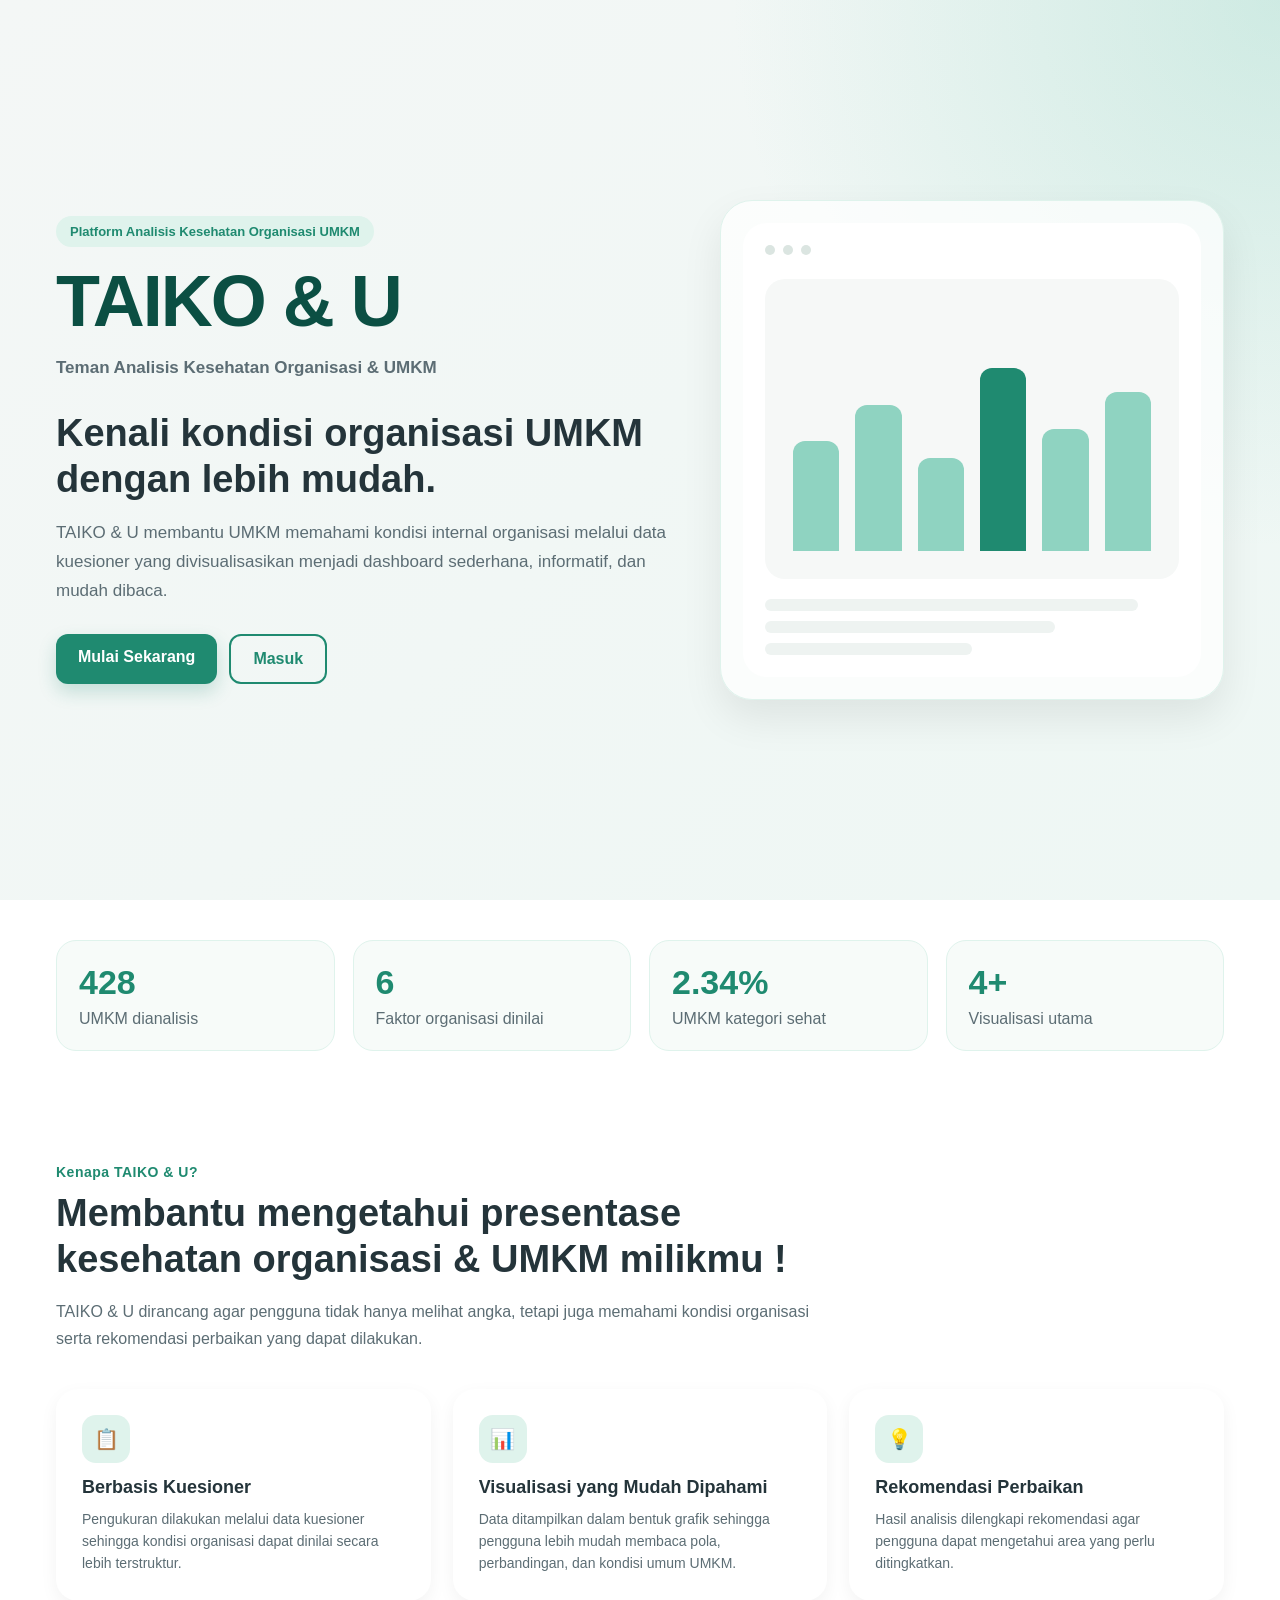
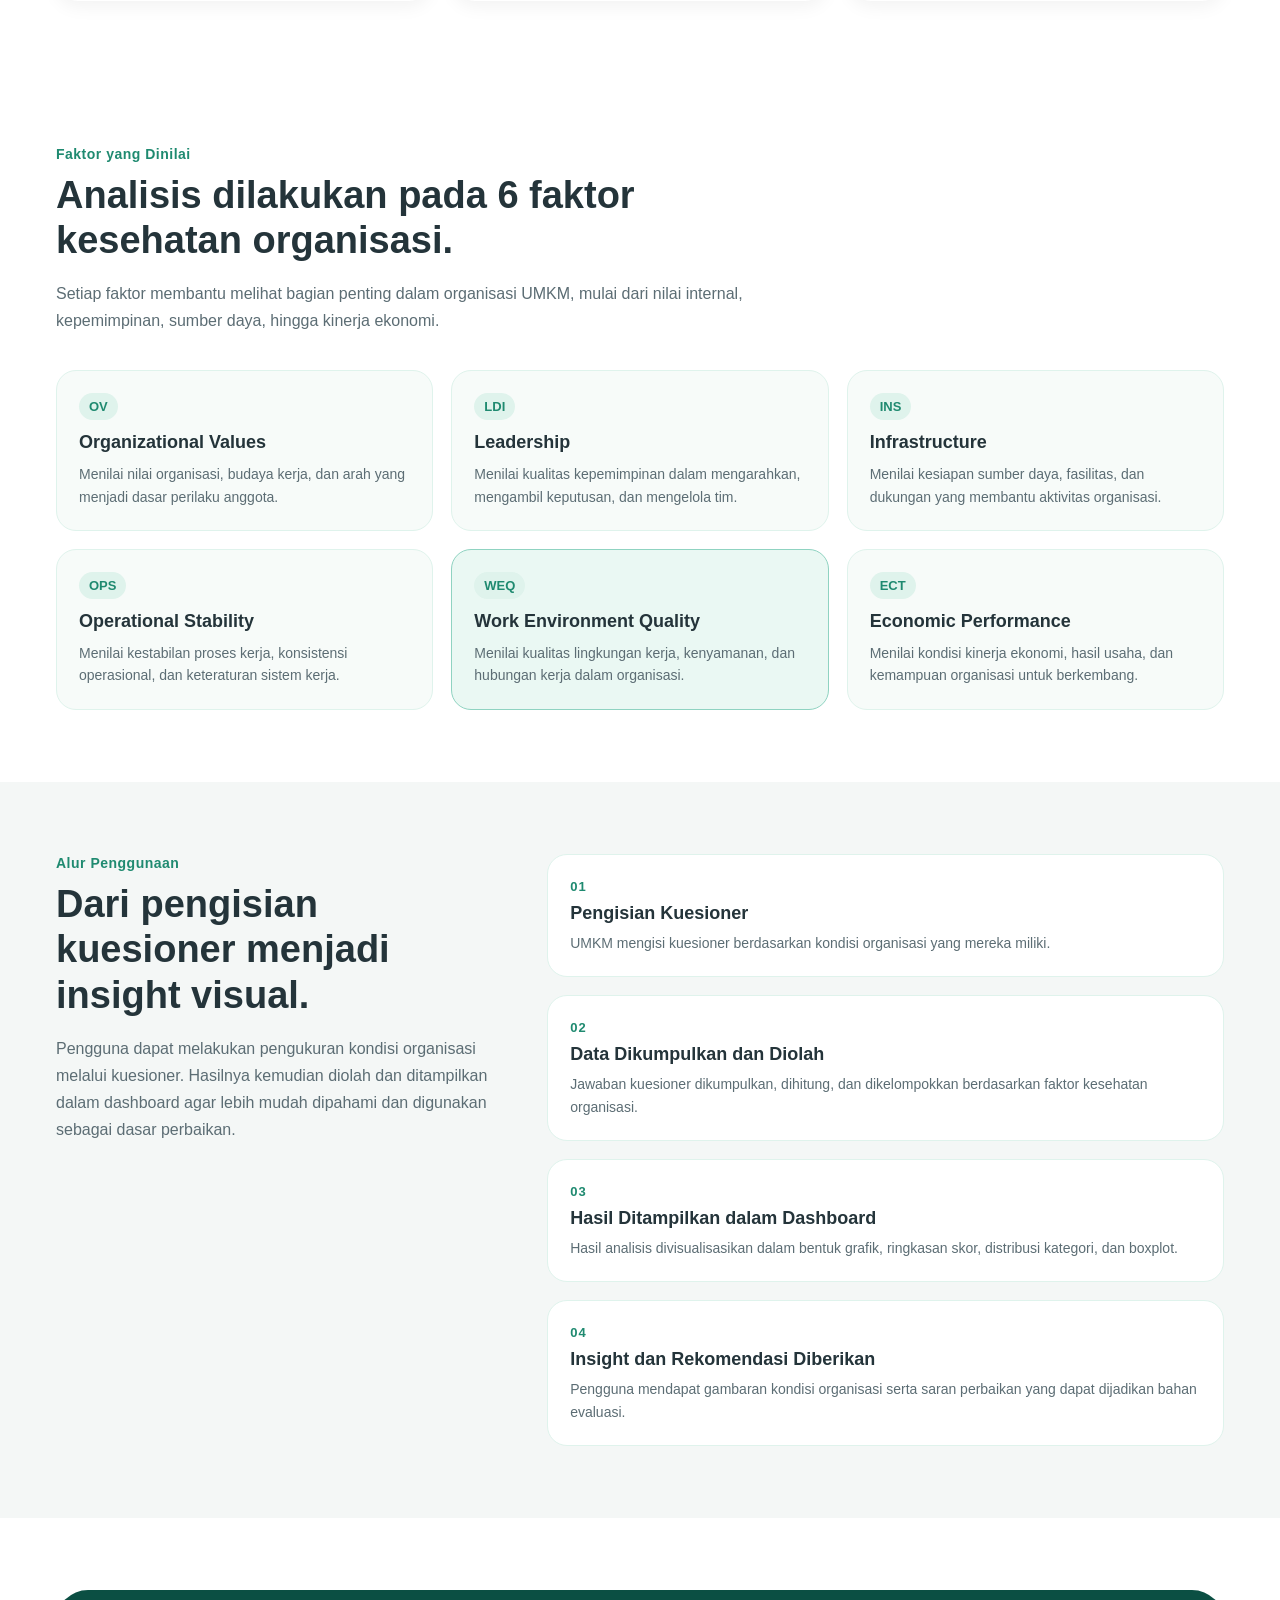
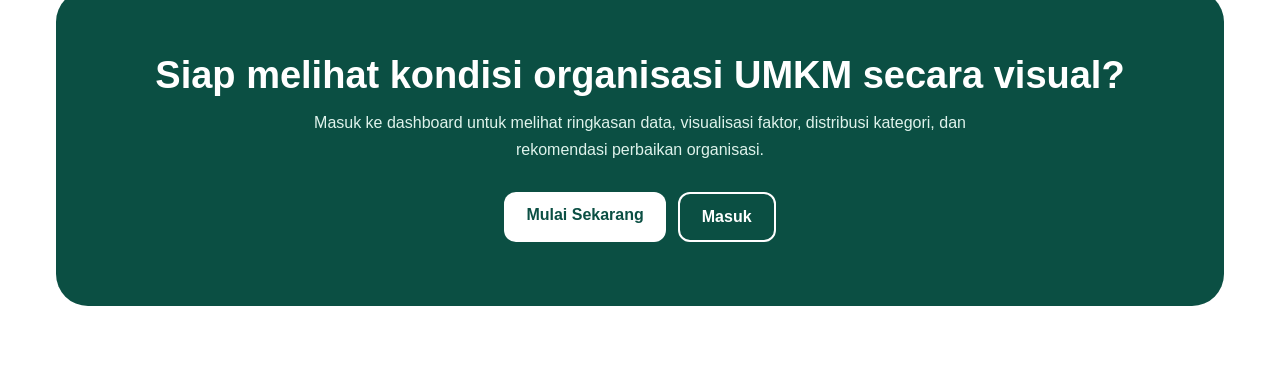
<file: index.html>
<!DOCTYPE html>
<html>
<head>
  <meta charset="UTF-8">
  <title>TAIKO & U</title>
</head>
<body>
  <script>
    window.location.href = "./landing_page/landing.html";
  </script>
</body>
</html>
</file>
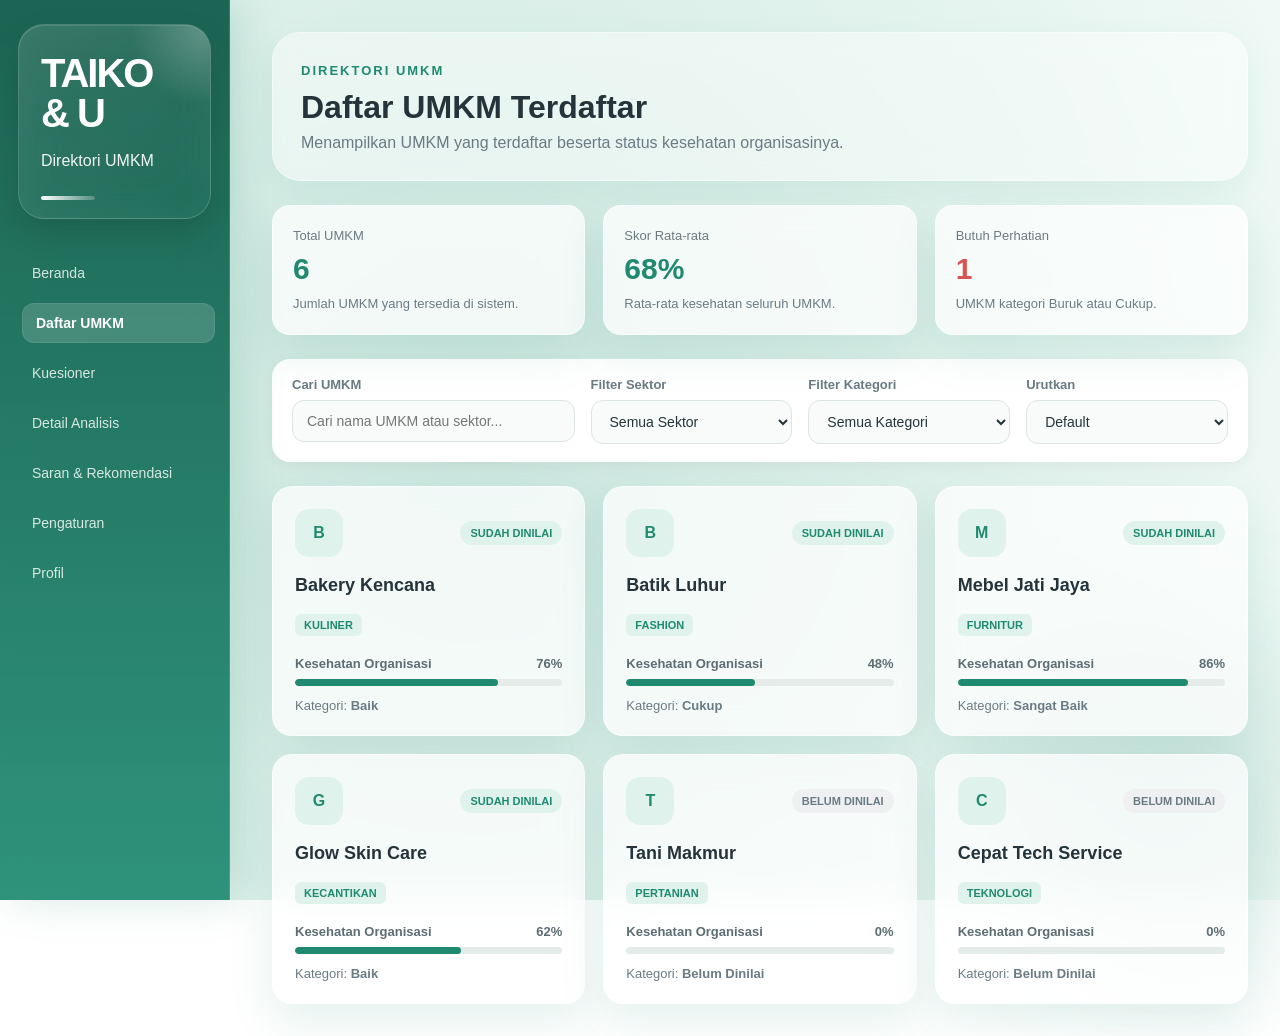
<file: daftar_umkm/daftar_umkm.html>
<!DOCTYPE html>
<html lang="en">
<head>
  <meta charset="UTF-8" />
  <meta name="viewport" content="width=device-width, initial-scale=1.0" />
  <title>Daftar UMKM - TAIKO & U</title>
  <link rel="stylesheet" href="/theme/global.css"/>
  <link rel="stylesheet" href="daftar_umkm.css" />
</head>

<body>
  <div class="page">
    <aside class="sidebar">
      <div class="brand">
        <h2>TAIKO & U</h2>
        <p>Direktori UMKM</p>
      </div>

      <nav class="menu">
        <a href="../beranda/index.html">Beranda</a>
        <a class="active" href="#">Daftar UMKM</a>
        <a href="../kuisioner/kuisioner.html">Kuesioner</a>
        <a href="../detail/detail_analisis.html" onclick="localStorage.removeItem('selectedUmkm'); localStorage.removeItem('previewAssessments');">Detail Analisis</a>
        <a href="../saran_rekomendasi/saran_rekomendasi.html">Saran & Rekomendasi</a>
        <a href="../pengaturan/pengaturan.html">Pengaturan</a>
        <a href="../profil/profil.html">Profil</a>
      </nav>
    </aside>

    <main class="main">
      <header class="topbar">
        <div>
          <span class="eyebrow">Direktori UMKM</span>
          <h1>Daftar UMKM Terdaftar</h1>
          <p>Menampilkan UMKM yang terdaftar beserta status kesehatan organisasinya.</p>
        </div>
      </header>

      <section class="summary-grid">
        <div class="summary-card">
          <span>Total UMKM</span>
          <h3 id="totalUmkm">0</h3>
          <p>Jumlah UMKM yang tersedia di sistem.</p>
        </div>

        <div class="summary-card">
          <span>Skor Rata-rata</span>
          <h3 id="averageScore">0%</h3>
          <p>Rata-rata kesehatan seluruh UMKM.</p>
        </div>

        <div class="summary-card danger">
          <span>Butuh Perhatian</span>
          <h3 id="needAttention">0</h3>
          <p>UMKM kategori Buruk atau Cukup.</p>
        </div>
      </section>

      <section class="filter-panel">
        <div class="filter-group">
          <label for="searchInput">Cari UMKM</label>
          <input id="searchInput" type="text" placeholder="Cari nama UMKM atau sektor..." />
        </div>

        <div class="filter-group">
          <label for="sectorFilter">Filter Sektor</label>
          <select id="sectorFilter">
            <option value="all">Semua Sektor</option>
          </select>
        </div>

        <div class="filter-group">
          <label for="categoryFilter">Filter Kategori</label>
          <select id="categoryFilter">
            <option value="all">Semua Kategori</option>
            <option value="Belum Dinilai">Belum Dinilai</option>
            <option value="Buruk">Buruk</option>
            <option value="Cukup">Cukup</option>
            <option value="Baik">Baik</option>
            <option value="Sangat Baik">Sangat Baik</option>
          </select>
        </div>

        <div class="filter-group">
          <label for="sortFilter">Urutkan</label>
          <select id="sortFilter">
            <option value="default">Default</option>
            <option value="highest">Skor Tertinggi</option>
            <option value="lowest">Skor Terendah</option>
            <option value="name">Nama A-Z</option>
          </select>
        </div>
      </section>

      <section id="umkmGrid" class="umkm-grid"></section>
    </main>
  </div>

  <script src="daftar_umkm.js"></script>
</body>
</html>
</file>
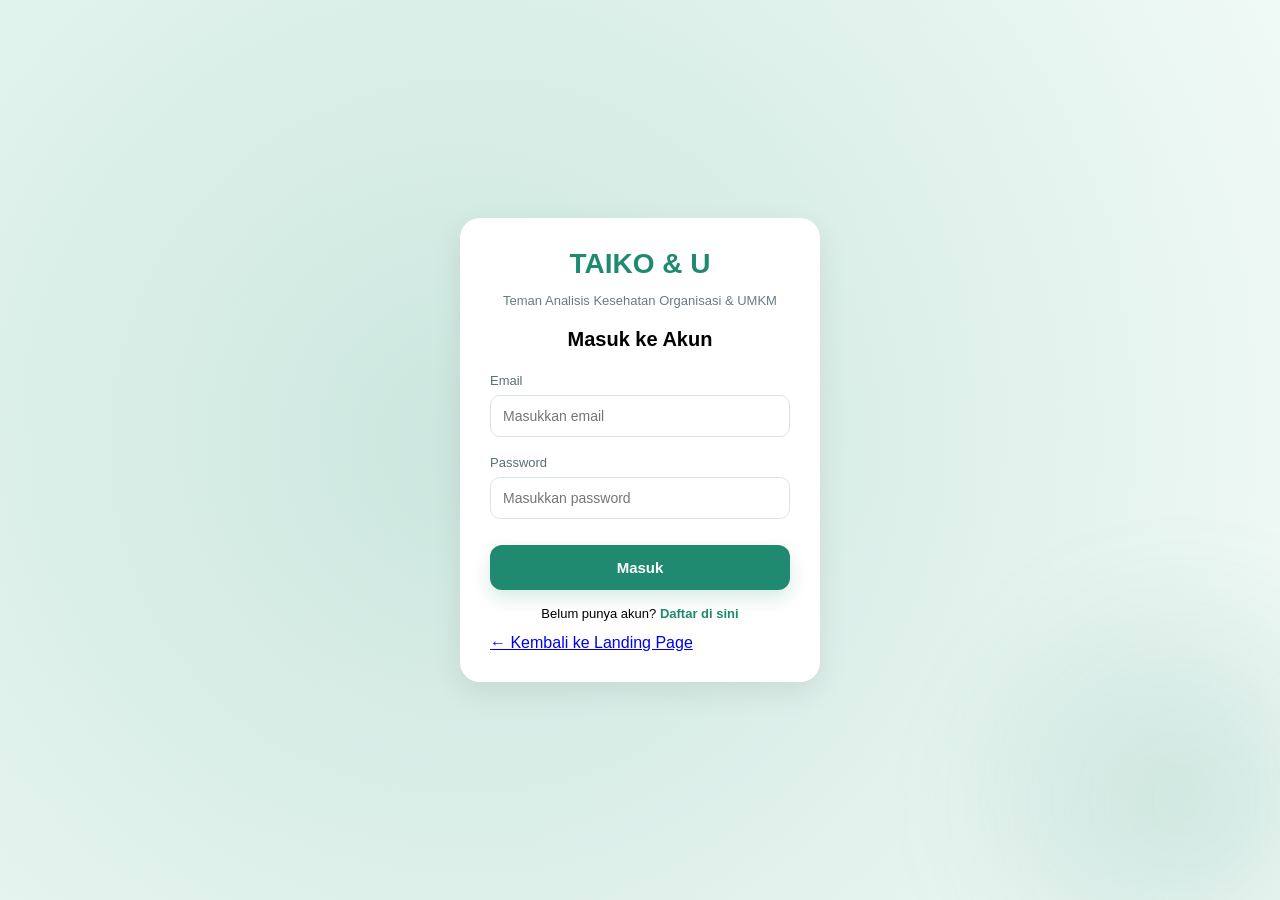
<file: kuisioner/kuisioner.html>
<!DOCTYPE html>
<html lang="en">
<head>
  <meta charset="UTF-8" />
  <meta name="viewport" content="width=device-width, initial-scale=1.0" />
  <title>Kuesioner - TAIKO & U</title>
  <link rel="stylesheet" href="/theme/global.css"/>
  <link rel="stylesheet" href="kuisioner.css" />
</head>


<body>
  <div class="assessment-page">

    <aside class="sidebar">
      <h2>TAIKO & U</h2>
      <p>Health Assessment<br>6 Tahap Evaluasi</p>

      <nav id="stepMenu"></nav>

      <a href="../beranda/index.html" class="back-dashboard">← Kembali ke Dashboard</a>
    </aside>

    <main class="content">
      <header class="topbar">
        <div>
          <span id="phaseLabel">ASSESSMENT</span>
          <h1 id="sectionTitle">Bagian 1</h1>
          <p id="sectionDesc"></p>
        </div>

        <div class="progress-text">
          <strong id="progressNumber">16%</strong>
          <span>Selesai</span>
        </div>
      </header>

      <div class="progress-bar">
        <div id="progressFill"></div>
      </div>

      <section id="questionContainer" class="question-list"></section>

      <div class="navigation">
        <button id="prevBtn" class="btn-secondary">← Kembali</button>
        <button id="nextBtn" class="btn-primary">Selanjutnya →</button>
      </div>
    </main>

  </div>

<script src="kuisioner.js"></script>
</body>
</html>
</file>
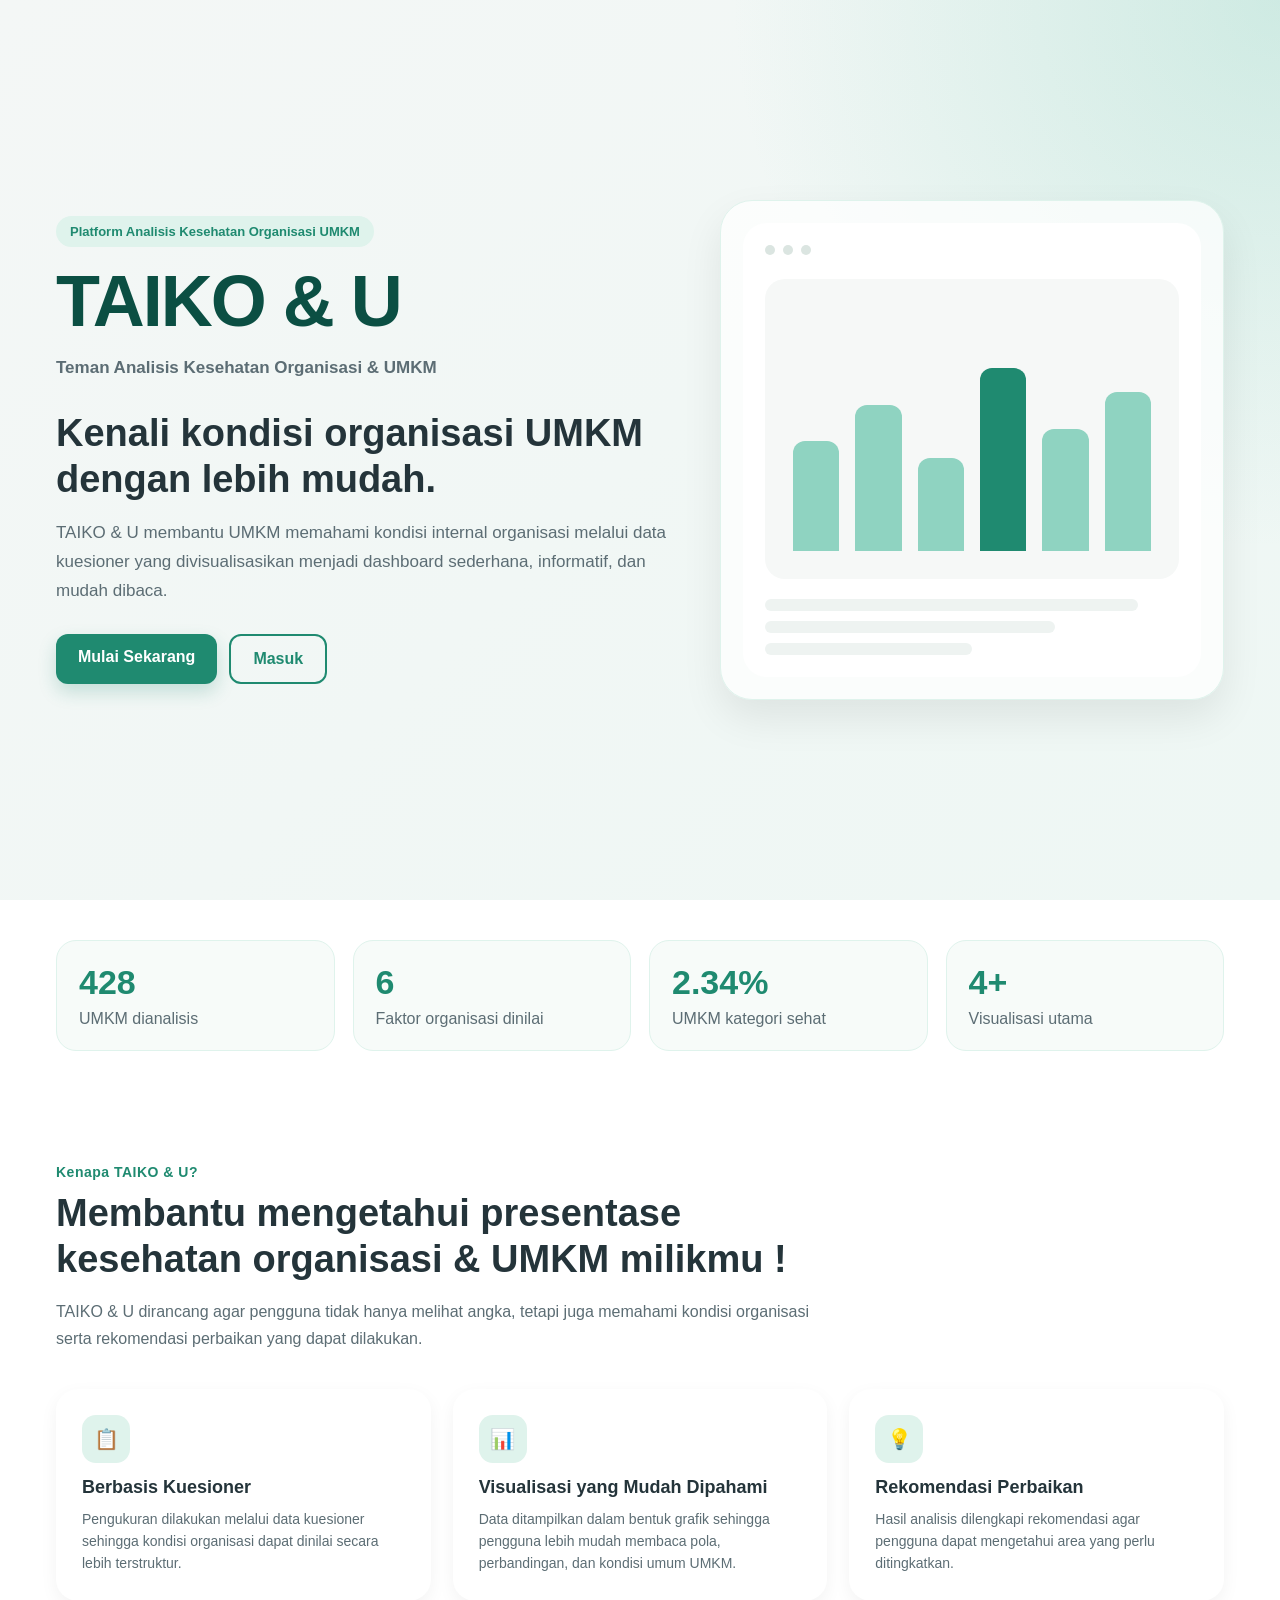
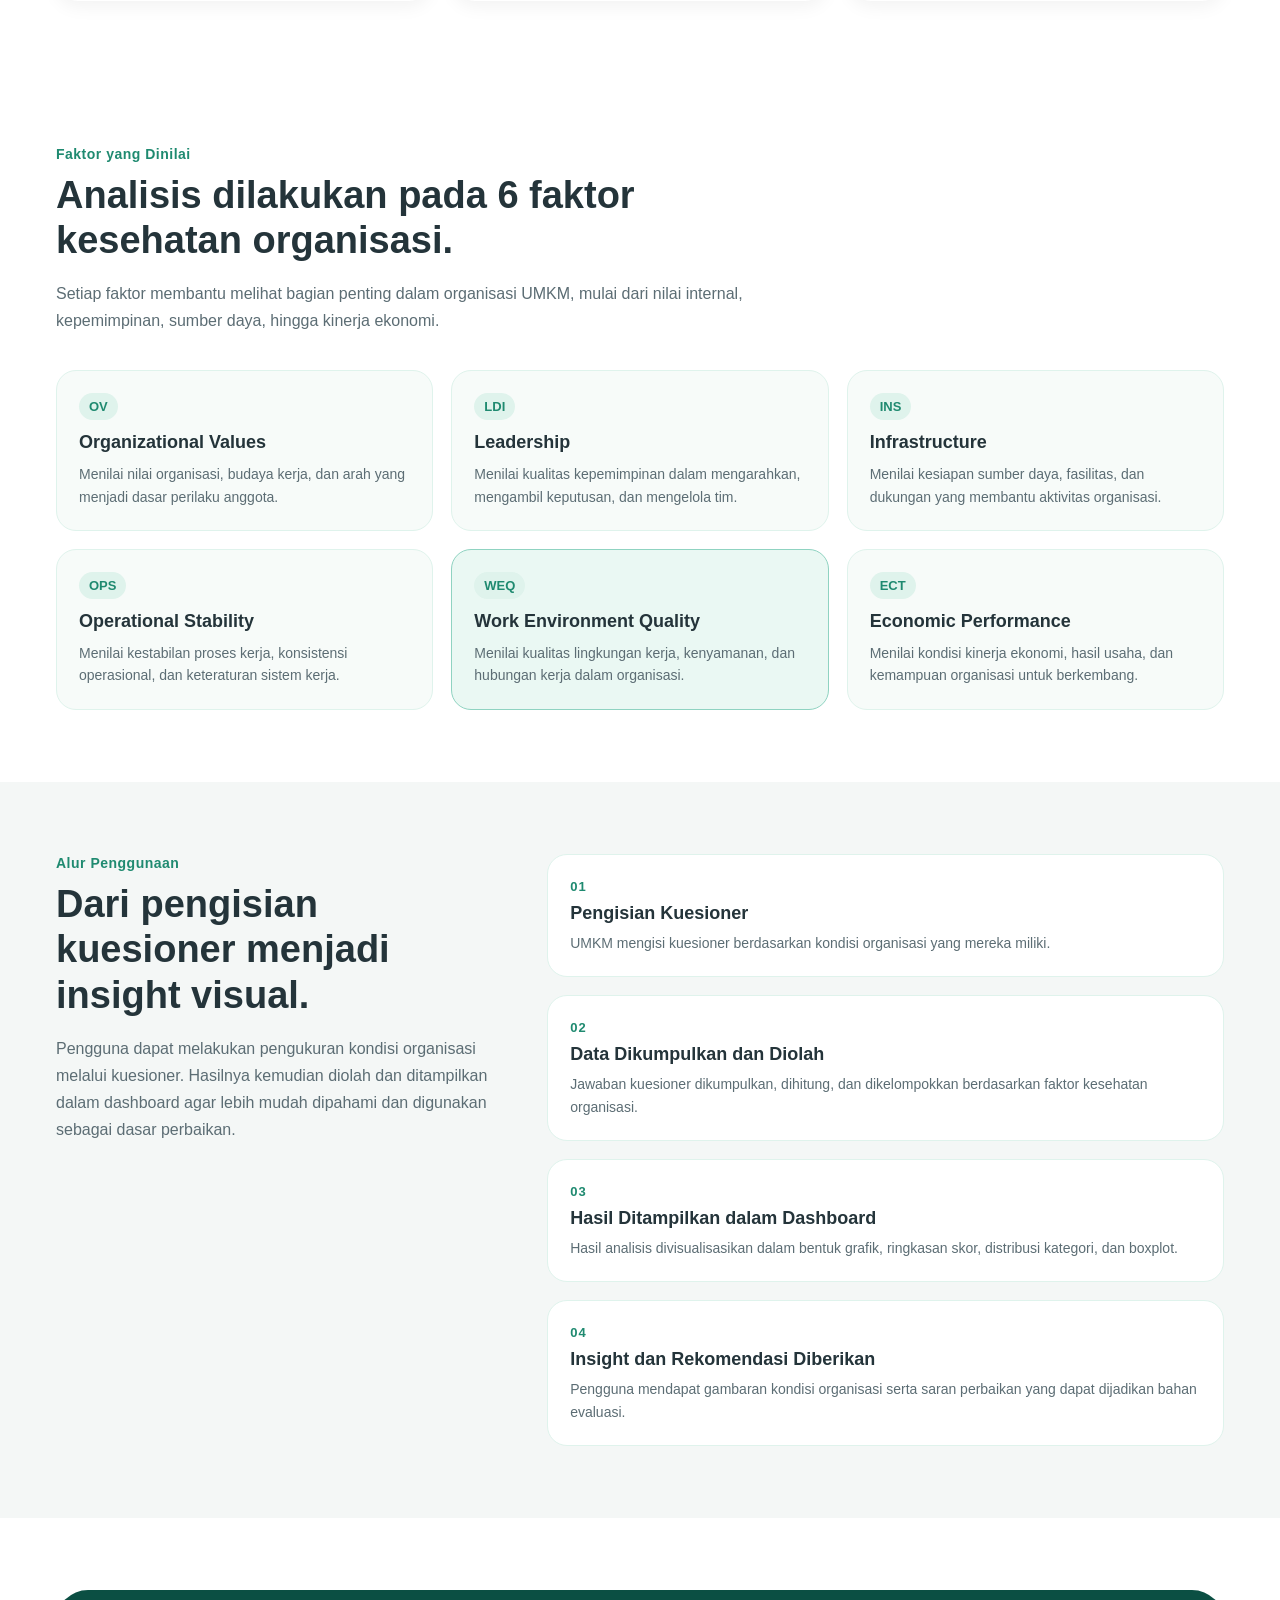
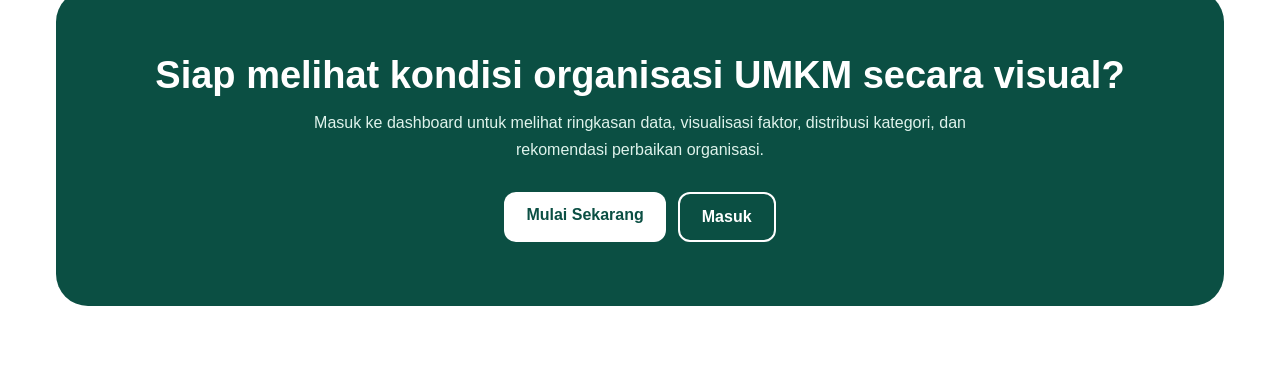
<file: landing_page/landing.html>
<!DOCTYPE html>
<html lang="en">
<head>
  <meta charset="UTF-8" />
  <meta name="viewport" content="width=device-width, initial-scale=1.0" />
  <title>TAIKO & U Landing Page</title>
  <link rel="stylesheet" href="/theme/global.css"/>
  <link rel="stylesheet" href="landing.css" />
</head>


<body>
  <main class="landing">

    <!-- HERO -->
    <section class="hero">
    <div class="hero-text">
  <div class="badge">Platform Analisis Kesehatan Organisasi UMKM</div>

  <h1>TAIKO & U</h1>

  <p class="subtitle">
    <b>Teman Analisis Kesehatan Organisasi & UMKM</b>
  </p>

  <h2>Kenali kondisi organisasi UMKM dengan lebih mudah.</h2>

  <p>
    TAIKO & U membantu UMKM memahami kondisi internal organisasi melalui
    data kuesioner yang divisualisasikan menjadi dashboard sederhana,
    informatif, dan mudah dibaca.
  </p>

  <div class="hero-actions">
    <a href="/beranda/index.html" class="btn-primary">Mulai Sekarang</a>
    <a href="/login/login.html" class="btn-secondary">Masuk</a>
  </div>
</div>

      <div class="hero-card">
        <div class="simple-preview">
          <div class="preview-header">
            <span></span>
            <span></span>
            <span></span>
          </div>

          <div class="simple-chart">
            <div style="height:45%"></div>
            <div style="height:60%"></div>
            <div style="height:38%"></div>
            <div style="height:75%"></div>
            <div style="height:50%"></div>
            <div style="height:65%"></div>
          </div>

          <div class="simple-lines">
            <span></span>
            <span></span>
            <span></span>
          </div>
        </div>
      </div>
    </section>

    <!-- SUMMARY -->
    <section class="summary">
      <div>
        <h3>428</h3>
        <p>UMKM dianalisis</p>
      </div>

      <div>
        <h3>6</h3>
        <p>Faktor organisasi dinilai</p>
      </div>

      <div>
        <h3>2.34%</h3>
        <p>UMKM kategori sehat</p>
      </div>

      <div>
        <h3>4+</h3>
        <p>Visualisasi utama</p>
      </div>
    </section>

    <!-- WHY -->
    <section class="section">
      <div class="section-heading">
        <span>Kenapa TAIKO & U?</span>
        <h2>Membantu mengetahui presentase kesehatan organisasi & UMKM milikmu !</h2>
        <p>
          TAIKO & U dirancang agar pengguna tidak hanya melihat angka,
          tetapi juga memahami kondisi organisasi serta rekomendasi perbaikan
          yang dapat dilakukan.
        </p>
      </div>

      <div class="features">
        <div class="feature-card">
          <div class="icon">📋</div>
          <h3>Berbasis Kuesioner</h3>
          <p>
            Pengukuran dilakukan melalui data kuesioner sehingga kondisi organisasi
            dapat dinilai secara lebih terstruktur.
          </p>
        </div>

        <div class="feature-card">
          <div class="icon">📊</div>
          <h3>Visualisasi yang Mudah Dipahami</h3>
          <p>
            Data ditampilkan dalam bentuk grafik sehingga pengguna lebih mudah
            membaca pola, perbandingan, dan kondisi umum UMKM.
          </p>
        </div>

        <div class="feature-card">
          <div class="icon">💡</div>
          <h3>Rekomendasi Perbaikan</h3>
          <p>
            Hasil analisis dilengkapi rekomendasi agar pengguna dapat mengetahui
            area yang perlu ditingkatkan.
          </p>
        </div>
      </div>
    </section>

    <!-- FACTORS -->
    <section class="factors-section">
      <div class="section-heading">
        <span>Faktor yang Dinilai</span>
        <h2>Analisis dilakukan pada 6 faktor kesehatan organisasi.</h2>
        <p>
          Setiap faktor membantu melihat bagian penting dalam organisasi UMKM,
          mulai dari nilai internal, kepemimpinan, sumber daya, hingga kinerja ekonomi.
        </p>
      </div>

      <div class="factor-grid">
        <div class="factor-card">
          <b>OV</b>
          <h3>Organizational Values</h3>
          <p>Menilai nilai organisasi, budaya kerja, dan arah yang menjadi dasar perilaku anggota.</p>
        </div>

        <div class="factor-card">
          <b>LDI</b>
          <h3>Leadership</h3>
          <p>Menilai kualitas kepemimpinan dalam mengarahkan, mengambil keputusan, dan mengelola tim.</p>
        </div>

        <div class="factor-card">
          <b>INS</b>
          <h3>Infrastructure</h3>
          <p>Menilai kesiapan sumber daya, fasilitas, dan dukungan yang membantu aktivitas organisasi.</p>
        </div>

        <div class="factor-card">
          <b>OPS</b>
          <h3>Operational Stability</h3>
          <p>Menilai kestabilan proses kerja, konsistensi operasional, dan keteraturan sistem kerja.</p>
        </div>

        <div class="factor-card highlight">
          <b>WEQ</b>
          <h3>Work Environment Quality</h3>
          <p>Menilai kualitas lingkungan kerja, kenyamanan, dan hubungan kerja dalam organisasi.</p>
        </div>

        <div class="factor-card">
          <b>ECT</b>
          <h3>Economic Performance</h3>
          <p>Menilai kondisi kinerja ekonomi, hasil usaha, dan kemampuan organisasi untuk berkembang.</p>
        </div>
      </div>
    </section>

    <!-- WORKFLOW -->
    <section class="workflow">
      <div class="workflow-text">
        <span>Alur Penggunaan</span>
        <h2>Dari pengisian kuesioner menjadi insight visual.</h2>
        <p>
          Pengguna dapat melakukan pengukuran kondisi organisasi melalui kuesioner.
          Hasilnya kemudian diolah dan ditampilkan dalam dashboard agar lebih mudah
          dipahami dan digunakan sebagai dasar perbaikan.
        </p>
      </div>

      <div class="steps">
        <div class="step">
          <b>01</b>
          <h3>Pengisian Kuesioner</h3>
          <p>
            UMKM mengisi kuesioner berdasarkan kondisi organisasi yang mereka miliki.
          </p>
        </div>

        <div class="step">
          <b>02</b>
          <h3>Data Dikumpulkan dan Diolah</h3>
          <p>
            Jawaban kuesioner dikumpulkan, dihitung, dan dikelompokkan berdasarkan
            faktor kesehatan organisasi.
          </p>
        </div>

        <div class="step">
          <b>03</b>
          <h3>Hasil Ditampilkan dalam Dashboard</h3>
          <p>
            Hasil analisis divisualisasikan dalam bentuk grafik, ringkasan skor,
            distribusi kategori, dan boxplot.
          </p>
        </div>

        <div class="step">
          <b>04</b>
          <h3>Insight dan Rekomendasi Diberikan</h3>
          <p>
            Pengguna mendapat gambaran kondisi organisasi serta saran perbaikan
            yang dapat dijadikan bahan evaluasi.
          </p>
        </div>
      </div>
    </section>

    <!-- CTA -->
    <section class="cta">
      <h2>Siap melihat kondisi organisasi UMKM secara visual?</h2>
      <p>
        Masuk ke dashboard untuk melihat ringkasan data, visualisasi faktor,
        distribusi kategori, dan rekomendasi perbaikan organisasi.
      </p>

      <div class="hero-actions center">
        <a href="index.html" class="btn-light">Mulai Sekarang</a>
        <a href="login.html" class="btn-outline-light">Masuk</a>
      </div>
    </section>

  </main>
</body>
</html>
</file>
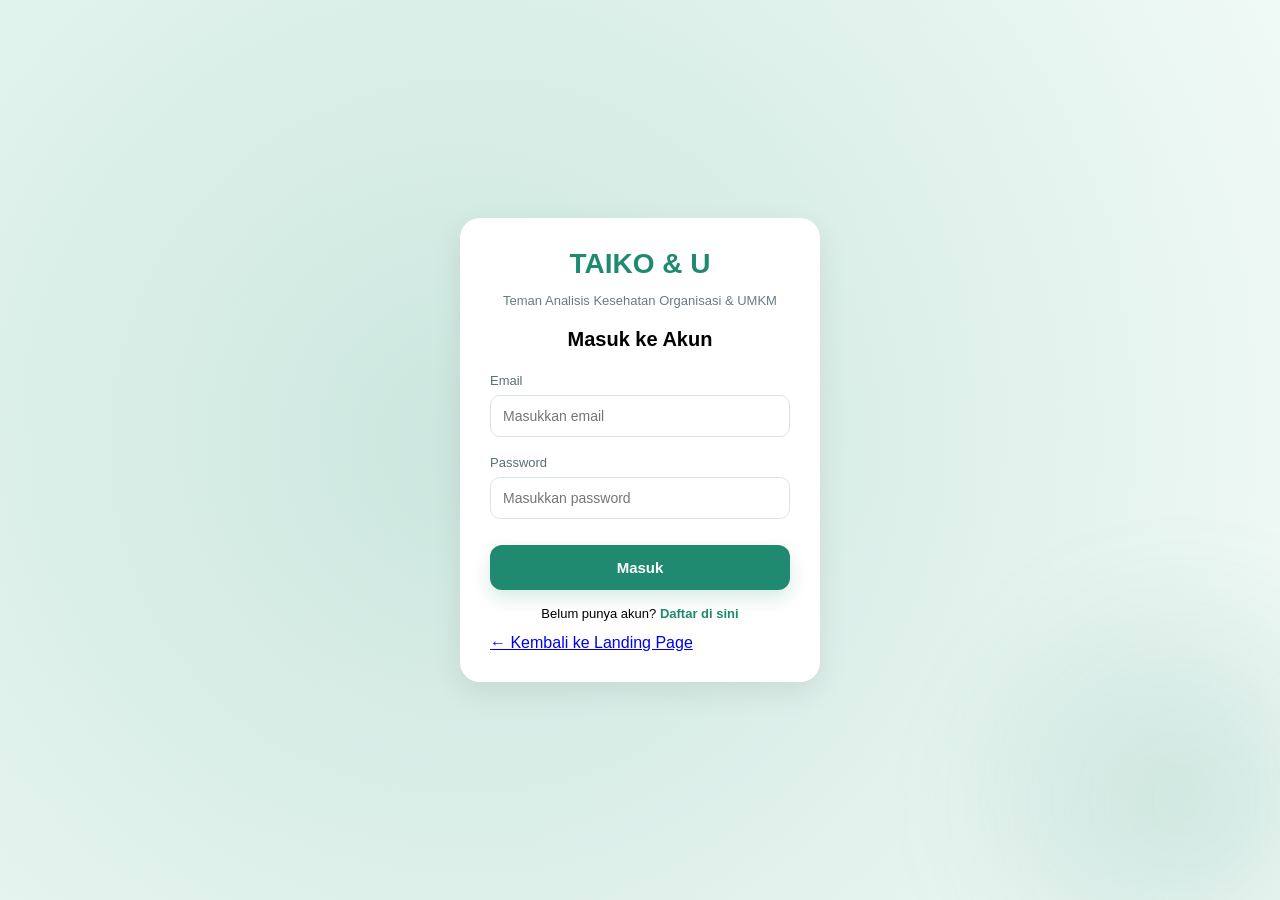
<file: login/login.html>
<!DOCTYPE html>
<html lang="en">
<head>
  <meta charset="UTF-8">
  <title>Login - TAIKO & U</title>
  <meta name="viewport" content="width=device-width, initial-scale=1.0">

  <!-- PANGGIL CSS -->
  <link rel="stylesheet" href="/theme/global.css">
  <link rel="stylesheet" href="login.css">
</head>


<body>

  <div class="login-container">
    <div class="login-card">

      <!-- HEADER -->
      <div class="login-header">
        <h1>TAIKO & U</h1>
        <p>Teman Analisis Kesehatan Organisasi & UMKM</p>
      </div>

      <!-- TITLE -->
      <h2>Masuk ke Akun</h2>

      <!-- FORM -->
      <form onsubmit="handleLogin(event)">
        
        <div class="form-group">
          <label>Email</label>
          <input id="loginEmail" type="email" placeholder="Masukkan email" required>
        </div>

        <div class="form-group">
          <label>Password</label>
          <input id="loginPassword" type="password" placeholder="Masukkan password" required>
        </div>

        <button type="submit" class="btn-login">Masuk</button>

      </form>

      <!-- LINK REGISTER -->
      <p class="login-note">
        Belum punya akun? 
        <a href="../register/register.html">Daftar di sini</a>
      </p>

      <!-- BACK -->
      <a href="../landing_page/landing.html" class="back-link">
        ← Kembali ke Landing Page
      </a>

    </div>
  </div>

  <!-- SCRIPT -->
<script>
  function handleLogin(e) {
    e.preventDefault();

    const email = document.getElementById('loginEmail').value.trim().toLowerCase();
    const password = document.getElementById('loginPassword').value.trim();

    const users = JSON.parse(localStorage.getItem('users')) || [];
    const registeredUser = JSON.parse(localStorage.getItem('registeredUser'));

    let allUsers = [...users];

    if (registeredUser) {
      allUsers.push(registeredUser);
    }

    const matchedUser = allUsers.find(user =>
      user.email.trim().toLowerCase() === email &&
      user.password.trim() === password
    );

    console.log("Semua user tersimpan:", allUsers);
    console.log("Email login:", email);
    console.log("Password login:", password);

    if (allUsers.length === 0) {
      alert('Belum ada akun yang terdaftar. Silakan register terlebih dahulu.');
      window.location.href = '../register/register.html';
      return;
    }

    if (!matchedUser) {
      alert('Email atau password salah.');
      return;
    }

    localStorage.setItem('isLoggedIn', 'true');
    localStorage.setItem('activeUser', JSON.stringify(matchedUser));

    alert('Login berhasil!');
    window.location.href = '../beranda/index.html';
  }
</script>
</body>
</html>
</file>
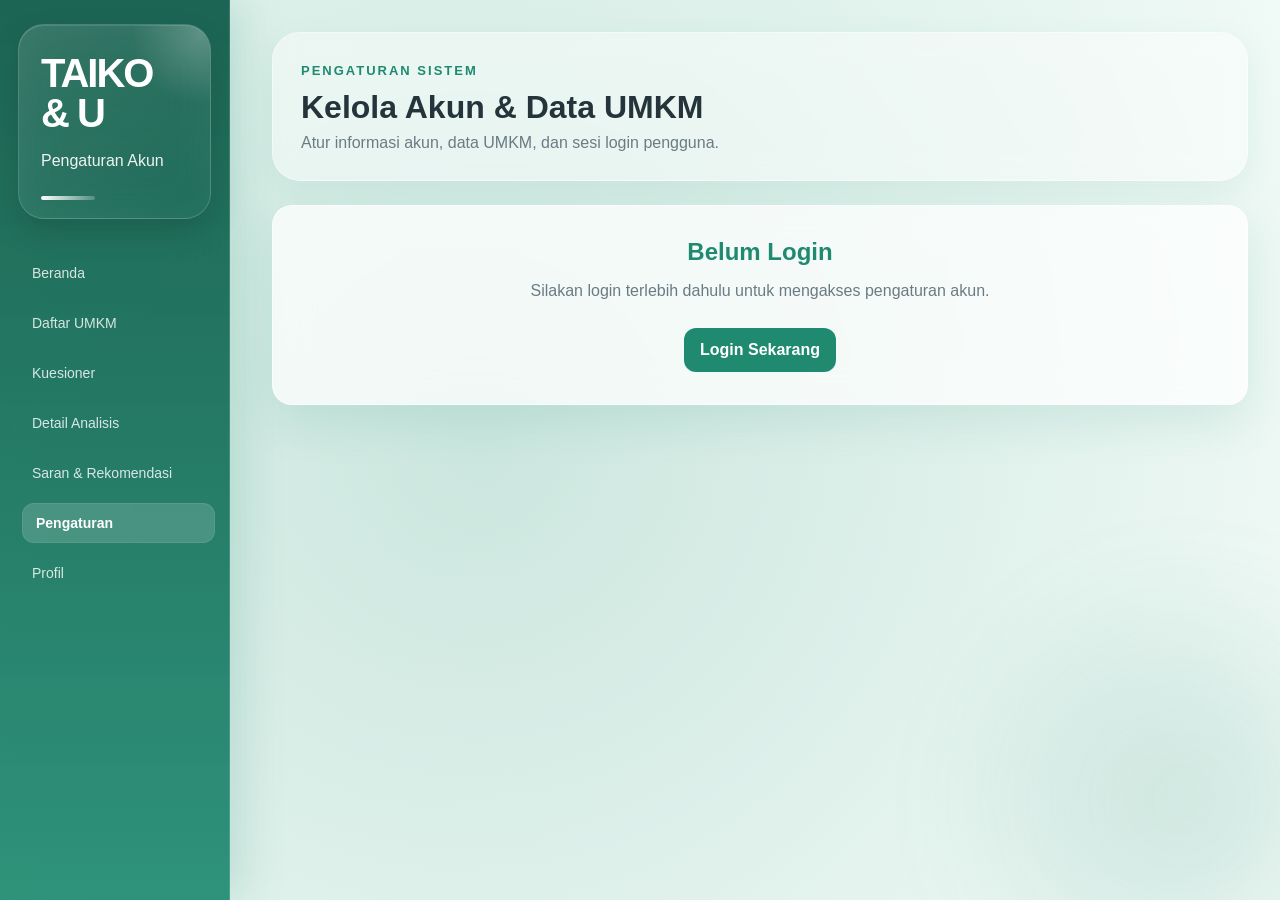
<file: pengaturan/pengaturan.html>
<!DOCTYPE html>
<html lang="en">
<head>
  <meta charset="UTF-8" />
  <meta name="viewport" content="width=device-width, initial-scale=1.0" />
  <title>Pengaturan - TAIKO & U</title>

  <link rel="stylesheet" href="/theme/global.css">
  <link rel="stylesheet" href="pengaturan.css" />
</head>



<body>
  <div class="page">
    <aside class="sidebar">
      <div class="brand">
        <h2>TAIKO & U</h2>
        <p>Pengaturan Akun</p>
      </div>

      <nav class="menu">
        <a href="/beranda/index.html">Beranda</a>
        <a href="/daftar_umkm/daftar_umkm.html">Daftar UMKM</a>
        <a href="/kuisioner/kuisioner.html">Kuesioner</a>
        <a href="/detail/detail_analisis.html">Detail Analisis</a>
        <a href="/saran_rekomendasi/saran_rekomendasi.html">Saran & Rekomendasi</a>
        <a class="active" href="#">Pengaturan</a>
        <a href="/profil/profil.html">Profil</a>
      </nav>
    </aside>

    <main class="main">
      <header class="topbar">
        <div>
          <span class="eyebrow">Pengaturan Sistem</span>
          <h1>Kelola Akun & Data UMKM</h1>
          <p>Atur informasi akun, data UMKM, dan sesi login pengguna.</p>
        </div>
      </header>

      <section id="guestState" class="empty-state" style="display:none;">
        <h2>Belum Login</h2>
        <p>Silakan login terlebih dahulu untuk mengakses pengaturan akun.</p>
        <a href="../login/login.html">Login Sekarang</a>
      </section>

      <section id="settingContent">
        <div class="settings-grid">

          <div class="panel">
            <h2>Profil Pengguna</h2>

            <div class="info-list">
              <div>
                <span>Nama</span>
                <strong id="userName">-</strong>
              </div>

              <div>
                <span>Email</span>
                <strong id="userEmail">-</strong>
              </div>

              <div>
                <span>Role</span>
                <strong id="userRole">-</strong>
              </div>
            </div>
          </div>

          <div class="panel">
            <h2>Data UMKM</h2>

            <div class="info-list">
              <div>
                <span>Nama UMKM</span>
                <strong id="umkmName">-</strong>
              </div>

              <div>
                <span>Sektor</span>
                <strong id="umkmSector">-</strong>
              </div>

              <div>
                <span>ID UMKM</span>
                <strong id="umkmId">-</strong>
              </div>
            </div>
          </div>

          <div class="panel full-panel">
            <h2>Status Data</h2>

            <div class="status-grid">
              <div class="status-card">
                <span>Total User Terdaftar</span>
                <h3 id="totalUsers">0</h3>
              </div>

              <div class="status-card">
                <span>Total Assessment</span>
                <h3 id="totalAssessments">0</h3>
              </div>

              <div class="status-card">
                <span>Status Login</span>
                <h3 id="loginStatus">-</h3>
              </div>
            </div>
          </div>
          

          <div class="panel full-panel">
            <h2>Aksi Akun</h2>

            <div class="action-list">
              <button class="btn-secondary" onclick="goToDashboard()">Kembali ke Dashboard</button>
              <button class="btn-warning" onclick="logoutUser()">Logout</button>
              <button class="btn-danger" onclick="resetDemoData()">Reset Semua Data Demo</button>
            </div>

            <p class="note">
              Reset data demo akan menghapus akun register, status login, jawaban kuesioner,
              dan hasil assessment yang tersimpan di localStorage browser.
            </p>
          </div>

        </div>
      </section>
    </main>
  </div>

  <script src="pengaturan.js"></script>
</body>
</html>
</file>
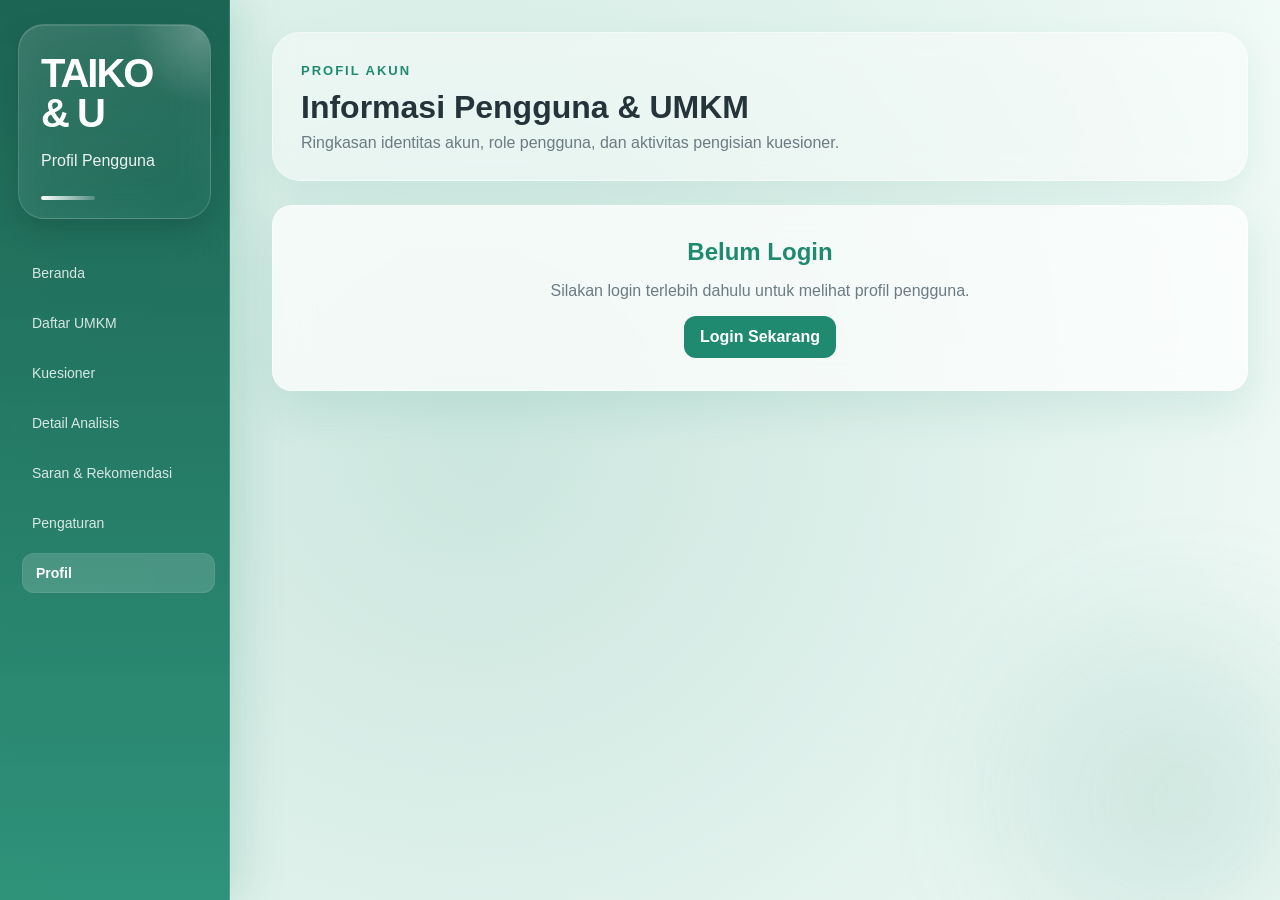
<file: profil/profil.html>
<!DOCTYPE html>
<html lang="en">
<head>
  <meta charset="UTF-8" />
  <meta name="viewport" content="width=device-width, initial-scale=1.0" />
  <title>Profil - TAIKO & U</title>
  <link rel="stylesheet" href="/theme/global.css">
  <link rel="stylesheet" href="profil.css" />
</head>



<body>
  <div class="page">
    <aside class="sidebar">
      <div class="brand">
        <h2>TAIKO & U</h2>
        <p>Profil Pengguna</p>
      </div>

      <nav class="menu">
        <a href="/beranda/index.html">Beranda</a>
        <a href="/daftar_umkm/daftar_umkm.html">Daftar UMKM</a>
        <a href="/kuisioner/kuisioner.html">Kuesioner</a>
        <a href="/detail/detail_analisis.html">Detail Analisis</a>
        <a href="/saran_rekomendasi/saran_rekomendasi.html">Saran & Rekomendasi</a>
        <a href="/pengaturan/pengaturan.html">Pengaturan</a>
        <a class="active" href="/profil/profil.html">Profil</a>

      </nav>
    </aside>

    <main class="main">
      <header class="topbar">
        <div>
          <span class="eyebrow">Profil Akun</span>
          <h1>Informasi Pengguna & UMKM</h1>
          <p>Ringkasan identitas akun, role pengguna, dan aktivitas pengisian kuesioner.</p>
        </div>
      </header>

      <section id="guestState" class="empty-state" style="display:none;">
        <h2>Belum Login</h2>
        <p>Silakan login terlebih dahulu untuk melihat profil pengguna.</p>
        <a href="../login/login.html">Login Sekarang</a>
      </section>

      <section id="profileContent">

        <section class="profile-hero">
          <div class="avatar" id="avatarInitial">U</div>

          <div class="profile-main">
            <span id="roleBadge" class="role-badge">Role</span>
            <h2 id="profileName">Nama Pengguna</h2>
            <p id="profileEmail">email@example.com</p>
          </div>

          <a href="../pengaturan/pengaturan.html" class="edit-btn">Kelola Akun</a>
        </section>

        <section class="profile-grid">
          <div class="panel">
            <h2>Data Pengguna</h2>

            <div class="info-list">
              <div>
                <span>Nama</span>
                <strong id="userName">-</strong>
              </div>

              <div>
                <span>Email</span>
                <strong id="userEmail">-</strong>
              </div>

              <div>
                <span>Role</span>
                <strong id="userRole">-</strong>
              </div>
            </div>
          </div>

          <div class="panel">
            <h2>Data UMKM</h2>

            <div class="info-list">
              <div>
                <span>Nama UMKM</span>
                <strong id="umkmName">-</strong>
              </div>

              <div>
                <span>Sektor</span>
                <strong id="umkmSector">-</strong>
              </div>

              <div>
                <span>ID UMKM</span>
                <strong id="umkmId">-</strong>
              </div>
            </div>
          </div>
        </section>

        <section class="stats-grid">
          <div class="stat-card">
            <span>Total Pengisi UMKM Ini</span>
            <h3 id="respondentCount">0</h3>
            <p>Owner/karyawan yang sudah mengisi kuesioner.</p>
          </div>

          <div class="stat-card">
            <span>Status Kuesioner Saya</span>
            <h3 id="myAssessmentStatus">-</h3>
            <p>Status pengisian kuesioner dari akun ini.</p>
          </div>

          <div class="stat-card">
            <span>Skor Gabungan</span>
            <h3 id="combinedScore">0.00</h3>
            <p>Rata-rata hasil assessment UMKM ini.</p>
          </div>
        </section>

        <section class="panel">
          <div class="section-head">
            <div>
              <h2>Riwayat Assessment UMKM</h2>
              <p>Daftar pengisian kuesioner yang terhubung dengan UMKM ini.</p>
            </div>
            <a href="../kuisioner/kuisioner.html">Isi Kuesioner</a>
          </div>

          <div class="table-wrapper">
            <table>
              <thead>
                <tr>
                  <th>Nama</th>
                  <th>Role</th>
                  <th>Tanggal</th>
                  <th>Skor</th>
                  <th>Kategori</th>
                </tr>
              </thead>
              <tbody id="historyTable"></tbody>
            </table>
          </div>
        </section>

      </section>
    </main>
  </div>

  <script src="profil.js"></script>
</body>
</html>
</file>
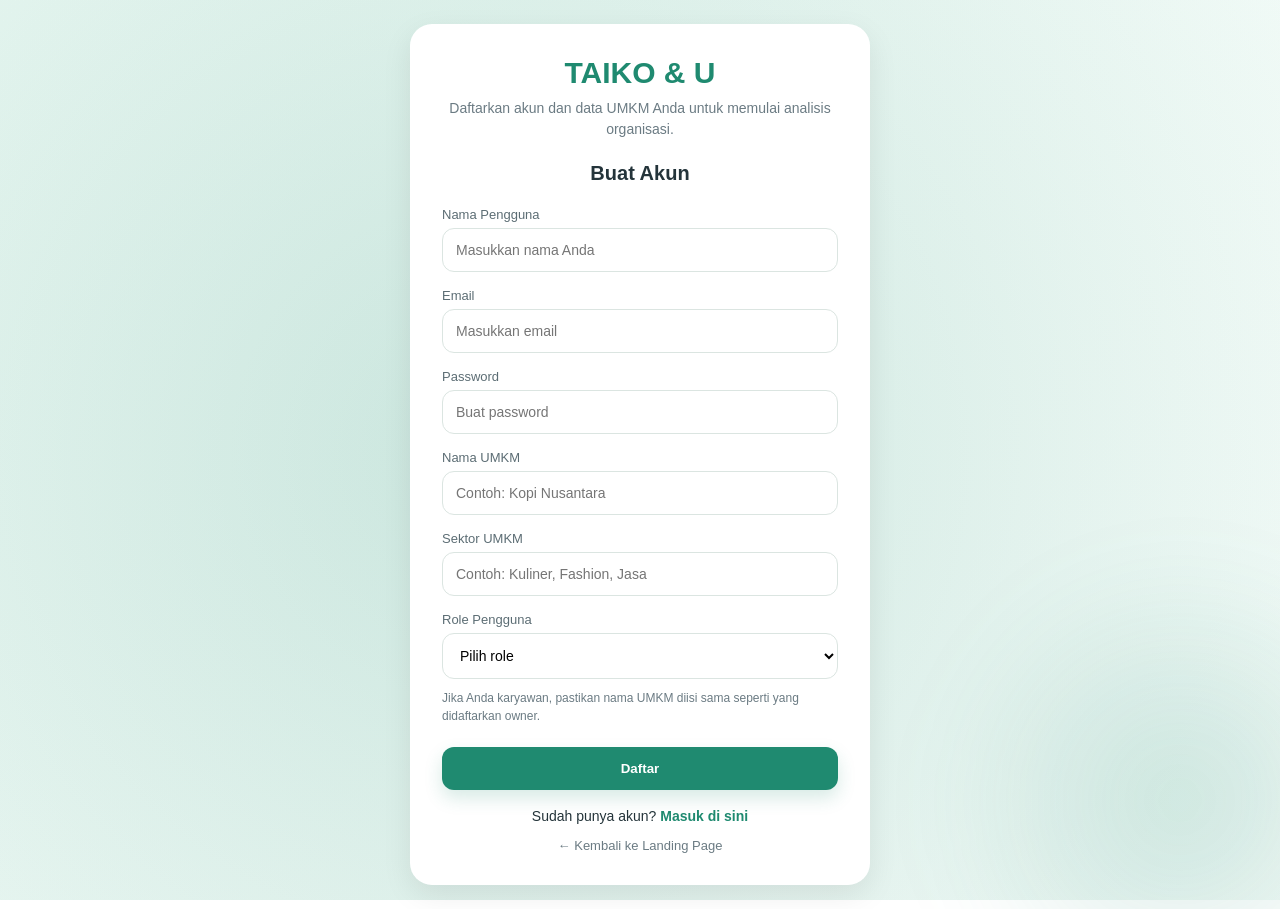
<file: register/register.html>
<!DOCTYPE html>
<html lang="en">
<head>
  <meta charset="UTF-8">
  <title>Register - TAIKO & U</title>
  <meta name="viewport" content="width=device-width, initial-scale=1.0">

  <link rel="stylesheet" href="/theme/global.css">
  <link rel="stylesheet" href="register.css">
</head>


<body>
  <div class="register-container">
    <div class="register-card">

      <div class="register-header">
        <h1>TAIKO & U</h1>
        <p>Daftarkan akun dan data UMKM Anda untuk memulai analisis organisasi.</p>
      </div>

      <h2>Buat Akun</h2>

      <form onsubmit="handleRegister(event)">

        <div class="form-group">
          <label>Nama Pengguna</label>
          <input id="registerName" type="text" placeholder="Masukkan nama Anda" required>
        </div>

        <div class="form-group">
          <label>Email</label>
          <input id="registerEmail" type="email" placeholder="Masukkan email" required>
        </div>

        <div class="form-group">
          <label>Password</label>
          <input id="registerPassword" type="password" placeholder="Buat password" required>
        </div>

        <div class="form-group">
          <label>Nama UMKM</label>
          <input id="umkmName" type="text" placeholder="Contoh: Kopi Nusantara" required>
        </div>

        <div class="form-group">
          <label>Sektor UMKM</label>
          <input id="umkmSector" type="text" placeholder="Contoh: Kuliner, Fashion, Jasa" required>
        </div>

        <div class="form-group">
          <label>Role Pengguna</label>
          <select id="userRole" required>
            <option value="">Pilih role</option>
            <option value="owner">Owner / Pemilik UMKM</option>
            <option value="employee">Karyawan / Tim UMKM</option>
          </select>
        </div>

        <small class="form-help">
          Jika Anda karyawan, pastikan nama UMKM diisi sama seperti yang didaftarkan owner.
        </small>

        <button type="submit" class="btn-register">Daftar</button>
      </form>

      <p class="register-note">
        Sudah punya akun?
        <a href="../login/login.html">Masuk di sini</a>
      </p>

      <a href="../landing_page/landing.html" class="back-link">
        ← Kembali ke Landing Page
      </a>

    </div>
  </div>

  <script>
  function handleRegister(e) {
    e.preventDefault();

    const name = document.getElementById('registerName').value.trim();
    const email = document.getElementById('registerEmail').value.trim().toLowerCase();
    const password = document.getElementById('registerPassword').value.trim();
    const umkmName = document.getElementById('umkmName').value.trim();
    const umkmSector = document.getElementById('umkmSector').value.trim();
    const role = document.getElementById('userRole').value;

    const users = JSON.parse(localStorage.getItem('users')) || [];
    const umkms = JSON.parse(localStorage.getItem('umkms')) || [];

    const existingEmail = users.find(user => user.email === email);

    if (existingEmail) {
      alert('Email sudah terdaftar. Silakan gunakan email lain atau login.');
      return;
    }

    function normalize(text) {
  return text.trim().toLowerCase().replace(/\s+/g, " ");
}

let umkm = umkms.find(item =>
  normalize(item.nama_umkm) === normalize(umkmName)
);

    if (role === 'owner') {
      if (umkm) {
        alert('UMKM ini sudah terdaftar. Jika Anda bagian dari UMKM ini, daftar sebagai karyawan.');
        return;
      }

      umkm = {
        umkm_id: Date.now(),
        nama_umkm: umkmName,
        sektor: umkmSector,
        owner_email: email
      };

      umkms.push(umkm);
      localStorage.setItem('umkms', JSON.stringify(umkms));
    }

    if (role === 'employee') {
      if (!umkm) {
        alert('UMKM belum ditemukan. Pastikan owner sudah mendaftarkan UMKM terlebih dahulu.');
        return;
      }
    }

    const userData = {
      user_id: Date.now() + Math.floor(Math.random() * 1000),
      name,
      email,
      password,
      role,
      umkm_id: umkm.umkm_id,
      umkm: {
        umkm_id: umkm.umkm_id,
        nama_umkm: umkm.nama_umkm,
        sektor: umkm.sektor
      }
    };

    users.push(userData);

    localStorage.setItem('users', JSON.stringify(users));

    // Tetap simpan registeredUser untuk kompatibilitas login lama
    localStorage.setItem('registeredUser', JSON.stringify(userData));

    localStorage.setItem('isLoggedIn', 'false');

    alert('Registrasi berhasil. Silakan login.');
    window.location.href = '../login/login.html';
  }
  </script>
</body>
</html>
</file>
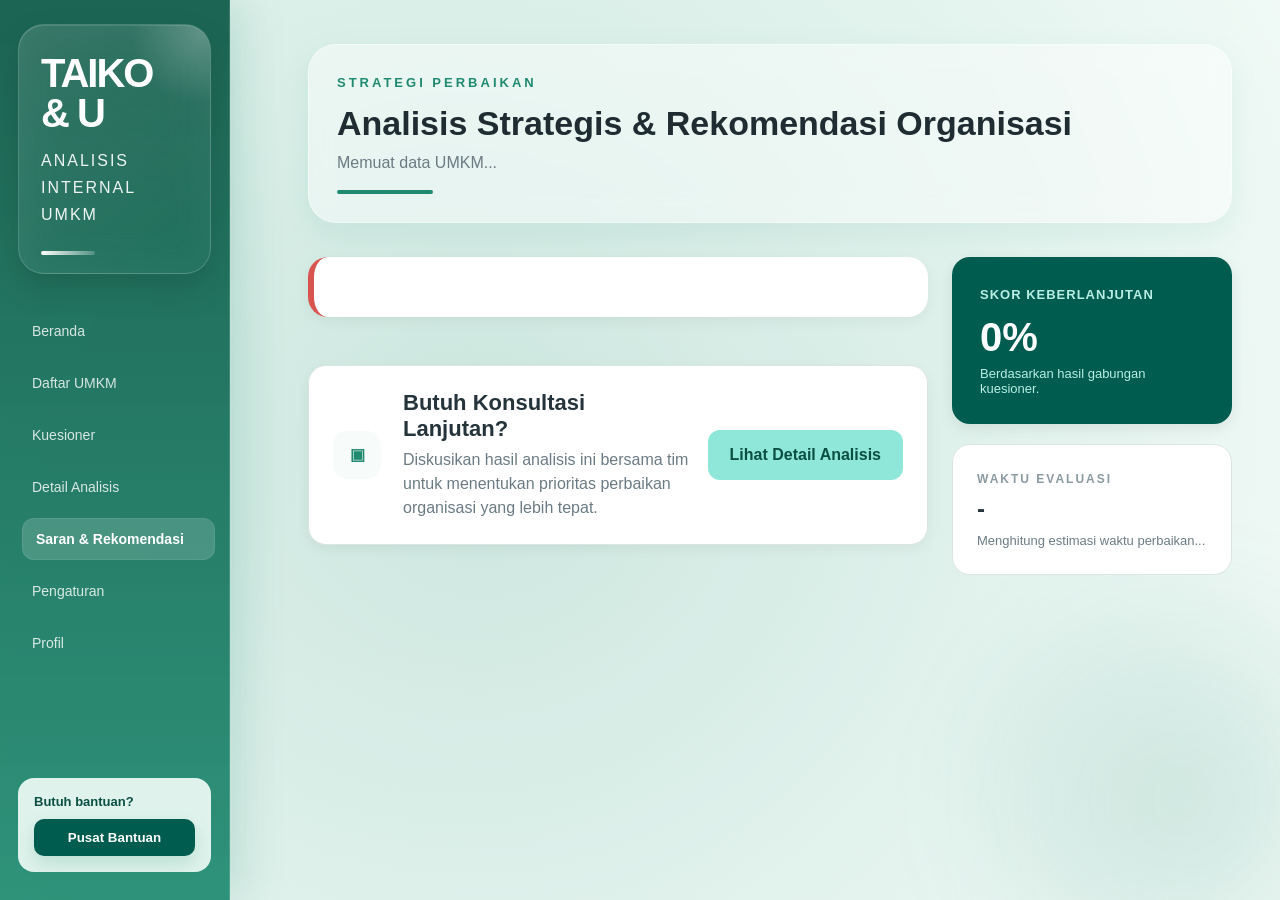
<file: saran_rekomendasi/saran_rekomendasi.html>
<!DOCTYPE html>
<html lang="en">
<head>
  <meta charset="UTF-8" />
  <meta name="viewport" content="width=device-width, initial-scale=1.0" />
  <title>Saran & Rekomendasi - TAIKO & U</title>
  <link rel="stylesheet" href="/theme/global.css">
  <link rel="stylesheet" href="saran_rekomendasi.css" />
</head>



<body>
  <div class="page">
    <aside class="sidebar">
      <div class="brand">
        <h2>TAIKO & U</h2>
        <p>Analisis Internal UMKM</p>
      </div>

      <nav class="menu">
        <a href="/beranda/index.html">Beranda</a>
        <a href="/daftar_umkm/daftar_umkm.html">Daftar UMKM</a>
        <a href="/kuisioner/kuisioner.html">Kuesioner</a>
        <a href="/detail/detail_analisis.html">Detail Analisis</a>
        <a class="active" href="/saran_rekomendasi/saran_rekomendasi.html">Saran & Rekomendasi</a>
        <a href="/pengaturan/pengaturan.html">Pengaturan</a>
        <a href="/profil/profil.html">Profil</a>
      </nav>

      <div class="help-card">
        <p>Butuh bantuan?</p>
        <button class="help-btn"onclick="window.location.href='mailto:admin@taikou.com'"> Pusat Bantuan
        </button>
      </div>
    </aside>

    <main class="main">
      <header class="topbar">
        <div>
          <span class="eyebrow">Strategi Perbaikan</span>
          <h1>Analisis Strategis & Rekomendasi Organisasi</h1>
          <p id="umkmInfo">Memuat data UMKM...</p>
        </div>
      </header>

      <section id="emptyState" class="empty-state" style="display:none;">
        <h2>Belum Ada Data Kuesioner</h2>
        <p>Isi kuesioner terlebih dahulu agar sistem dapat membuat rekomendasi.</p>
        <a href="/kuisioner/kuisioner.html">Isi Kuesioner</a>
      </section>

      <section id="recommendationContent">
        <div class="recommendation-layout">

          <section class="main-column">
            <article id="priorityCard" class="priority-card"></article>

            <div id="factorCards" class="factor-grid"></div>

            <section class="consult-card">
              <div>
                <span class="consult-icon">▣</span>
              </div>
              <div>
                <h2>Butuh Konsultasi Lanjutan?</h2>
                <p>
                  Diskusikan hasil analisis ini bersama tim untuk menentukan prioritas
                  perbaikan organisasi yang lebih tepat.
                </p>
              </div>
              <a href="/detail/detail_analisis.html">Lihat Detail Analisis</a>
            </section>
          </section>

          <aside class="side-column">
            <div class="score-card">
              <span>Skor Keberlanjutan</span>
              <h2 id="sustainabilityScore">0%</h2>
              <p id="scoreDesc">Berdasarkan hasil gabungan kuesioner.</p>
            </div>

            <div class="audit-card">
                <span>Waktu Evaluasi</span>
                <h2 id="auditTime">-</h2>
                <p id="auditDesc">Menghitung estimasi waktu perbaikan...</p>
            </div>
          </aside>

        </div>
      </section>
    </main>
  </div>

  <script src="saran_rekomendasi.js"></script>
</body>
</html>
</file>
<file: theme/global.css>
/* =========================
   GLOBAL THEME
========================= */

:root {
  --primary: #1f8a70;
  --primary-dark: #176b58;
  --primary-soft: #dff3ec;

  --bg-main: #f4f7f6;
  --bg-card: rgba(255,255,255,0.88);

  --text-main: #24343a;
  --text-soft: #5c6d74;

  --shadow-soft: 0 10px 30px rgba(31,138,112,0.08);
  --radius-lg: 28px;
  --radius-md: 18px;
}

/* =========================
   BODY BACKGROUND
========================= */

html,
body {
  min-height: 100%;
  background: transparent !important;
}

body::before {
  content: "";
  position: fixed;
  inset: 0;
  z-index: -9999;

  background:
    radial-gradient(circle at 15% 20%, rgba(31,138,112,0.18), transparent 30%),
    radial-gradient(circle at 85% 15%, rgba(92,225,195,0.22), transparent 28%),
    radial-gradient(circle at 75% 80%, rgba(26,110,90,0.15), transparent 35%),
    radial-gradient(circle at 30% 90%, rgba(120,240,210,0.12), transparent 30%),
    linear-gradient(
      135deg,
      #eefaf5,
      #f7fcfa,
      #edf7f3
    );

  background-size: 250% 250%;

  animation: softGradientMove 18s ease infinite;
}
@keyframes softGradientMove {
  0% {
    background-position: 0% 50%;
  }

  50% {
    background-position: 100% 50%;
  }

  100% {
    background-position: 0% 50%;
  }
}

.dashboard,
.detail-page,
.page,
.main,
.content,
.container {
  background: transparent !important;
}


.sidebar {
  width: 230px;
  min-height: 100vh;

  background:
    linear-gradient(
      180deg,
      rgba(18, 78, 64, 0.96),
      rgba(26, 110, 90, 0.94)
    );

  border-right: 1px solid rgba(255,255,255,0.08);

  backdrop-filter: blur(18px);

  box-shadow:
    10px 0 40px rgba(0,0,0,0.06);

  color: white;
}

.brand h2 {
  color: white;
  font-size: 42px;
  font-weight: 900;
  letter-spacing: -1px;
}

.brand p {
  color: rgba(255,255,255,0.75);
  line-height: 1.5;
}

.menu a {
  color: rgba(255,255,255,0.78);

  border-radius: 16px;

  transition: all 0.25s ease;
}

.menu a:hover {
  background: rgba(255,255,255,0.08);
  color: white;

  transform: translateX(4px);
}

.menu a.active {
  background: rgba(255,255,255,0.16);

  color: white;

  box-shadow:
    inset 0 0 0 1px rgba(255,255,255,0.08);
}
/* =========================
   ANIMATION
========================= */

@keyframes softGradientMove {
  0% {
    background-position: 0% 50%;
  }

  50% {
    background-position: 100% 50%;
  }

  100% {
    background-position: 0% 50%;
  }
}

/* =========================
   GLOBAL CARD
========================= */

.panel,
.summary-card,
.stat-card,
.info-card,
.umkm-card,
.table-panel {
  background: rgba(255,255,255,0.72);

  backdrop-filter: blur(18px);

  border: 1px solid rgba(255,255,255,0.45);

  box-shadow:
    0 8px 30px rgba(31,138,112,0.08);

  transition: all 0.25s ease;
}

.panel:hover,
.summary-card:hover {
  transform: translateY(-3px);

  box-shadow:
    0 18px 40px rgba(31,138,112,0.12);
}

/* =========================
   BUTTON
========================= */

button,
.btn,
.recommendation-btn {
  border: none;
  cursor: pointer;

  background: var(--primary);
  color: white;

  transition: all 0.2s ease;
}

button:hover,
.btn:hover,
.recommendation-btn:hover {
  background: var(--primary-dark);
  transform: translateY(-2px);
}

/* =========================
   SCROLLBAR
========================= */

::-webkit-scrollbar {
  width: 10px;
}

::-webkit-scrollbar-track {
  background: #edf3f1;
}

::-webkit-scrollbar-thumb {
  background: #b7d9cf;
  border-radius: 999px;
}

::-webkit-scrollbar-thumb:hover {
  background: #8fcab9;
}

@keyframes softGradientMove {
  0% {
    background-position: 0% 50%;
  }

  50% {
    background-position: 100% 50%;
  }

  100% {
    background-position: 0% 50%;
  }
}

.panel,
.summary-card,
.stat-card,
.info-card,
.umkm-card,
.table-panel,
.insight-card {
  background: rgba(255,255,255,0.82);
  backdrop-filter: blur(14px);

  border: 1px solid rgba(255,255,255,0.5);

  box-shadow:
    0 10px 30px rgba(31,138,112,0.08);

  transition: all 0.25s ease;
}

.panel:hover,
.summary-card:hover,
.stat-card:hover {
  transform: translateY(-2px);
}

.panel,
.summary-card,
.stat-card,
.info-card,
.umkm-card,
.table-panel {
  background: rgba(255,255,255,0.82);
  backdrop-filter: blur(14px);

  border: 1px solid rgba(255,255,255,0.5);

  box-shadow:
    0 10px 30px rgba(31,138,112,0.08);
}

/* FORCE GLOBAL THEME */

/* Glass card */
.panel,
.summary-card,
.stat-card,
.user-info-card,
.notif,
.umkm-card,
.empty-state,
.table-panel {
  background: rgba(255, 255, 255, 0.72) !important;
  backdrop-filter: blur(18px) !important;
  -webkit-backdrop-filter: blur(18px) !important;
  border: 1px solid rgba(255, 255, 255, 0.55) !important;
  box-shadow: 0 18px 45px rgba(31, 138, 112, 0.12) !important;
}

/* Sidebar gradient */
.sidebar {
  background:
    linear-gradient(
      180deg,
      rgba(20, 94, 76, 0.96),
      rgba(31, 138, 112, 0.92)
    ) !important;
  border-right: 1px solid rgba(255, 255, 255, 0.14) !important;
  box-shadow: 12px 0 40px rgba(31, 138, 112, 0.18) !important;
}

/* Brand sidebar */
.sidebar .brand h2 {
  color: #ffffff !important;
}

.sidebar .brand p {
  color: rgba(255, 255, 255, 0.75) !important;
}

/* Menu sidebar */
.sidebar .menu a {
  color: rgba(255, 255, 255, 0.82) !important;
}

.sidebar .menu a:hover,
.sidebar .menu a.active {
  background: rgba(255, 255, 255, 0.16) !important;
  color: #ffffff !important;
  transform: translateX(4px);
}

/* Main area transparent */
.dashboard,
.detail-page,
.page,
.main {
  background: transparent !important;
}

.topbar {
  background: rgba(255,255,255,0.45);
  backdrop-filter: blur(14px);
  -webkit-backdrop-filter: blur(14px);

  border: 1px solid rgba(255,255,255,0.4);

  border-radius: 28px;

  padding: 28px;

  box-shadow:
    0 10px 30px rgba(31,138,112,0.08);
}

.chart-wrapper,
.radar-wrapper,
.boxplot-wrapper {
  background: rgba(255,255,255,0.35);

  backdrop-filter: blur(10px);
  -webkit-backdrop-filter: blur(10px);

  border-radius: 24px;

  padding: 20px;

  border: 1px solid rgba(255,255,255,0.35);
}

table {
  background: rgba(255,255,255,0.45);

  backdrop-filter: blur(10px);

  border-radius: 18px;

  overflow: hidden;
}

thead {
  background: rgba(31,138,112,0.08);
}

button,
.btn,
a.button {
  background: rgba(31,138,112,0.85);

  backdrop-filter: blur(10px);

  border: 1px solid rgba(255,255,255,0.25);

  box-shadow:
    0 8px 18px rgba(31,138,112,0.18);

  transition: all 0.25s ease;
}

button:hover,
.btn:hover {
  transform: translateY(-2px);

  box-shadow:
    0 14px 28px rgba(31,138,112,0.28);
}

.insight-card {
  background: rgba(255,255,255,0.42);

  backdrop-filter: blur(12px);

  border: 1px solid rgba(255,255,255,0.35);

  box-shadow:
    0 10px 24px rgba(31,138,112,0.08);
}

.panel,
.summary-card,
.insight-card,
.table-panel {
  transition:
    transform 0.25s ease,
    box-shadow 0.25s ease;
}

.panel:hover,
.summary-card:hover,
.insight-card:hover {
  transform: translateY(-4px);

  box-shadow:
    0 20px 40px rgba(31,138,112,0.16);
}

body::after {
  content: "";

  position: fixed;

  width: 500px;
  height: 500px;

  right: -150px;
  bottom: -150px;

  background:
    radial-gradient(
      circle,
      rgba(31,138,112,0.16),
      transparent 70%
    );

  z-index: -1;

  filter: blur(40px);
}

/* ===== PREMIUM SIDEBAR BRAND ===== */

.sidebar .brand {
  position: relative;

  padding: 28px 22px;

  margin-bottom: 34px;

  border-radius: 26px;

  background:
    linear-gradient(
      145deg,
      rgba(255,255,255,0.14),
      rgba(255,255,255,0.04)
    );

  backdrop-filter: blur(18px);

  border: 1px solid rgba(255,255,255,0.16);

  box-shadow:
    0 14px 32px rgba(0,0,0,0.14),
    inset 0 1px 0 rgba(255,255,255,0.12);

  overflow: hidden;
}

/* glow atas */
.sidebar .brand::before {
  content: "";

  position: absolute;

  top: -60px;
  right: -60px;

  width: 140px;
  height: 140px;

  background:
    radial-gradient(
      circle,
      rgba(255,255,255,0.22),
      transparent 70%
    );

  pointer-events: none;
}

/* logo/title */
.sidebar .brand h2 {
  font-size: 2.5rem !important;

  font-weight: 900;

  letter-spacing: -2px;

  color: white !important;

  margin-bottom: 14px;

  line-height: 1;
}

/* subtitle */
.sidebar .brand p {
  color: rgba(255,255,255,0.92) !important;

  font-size: 1rem;

  line-height: 1.7;

  font-weight: 500;

  max-width: 220px;
}

/* accent line */
.sidebar .brand::after {
  content: "";

  position: absolute;

  left: 22px;
  bottom: 18px;

  width: 54px;
  height: 4px;

  border-radius: 999px;

  background:
    linear-gradient(
      90deg,
      #ffffff,
      rgba(255,255,255,0.2)
    );
}
</file>
<file: daftar_umkm/daftar_umkm.css>
* {
  box-sizing: border-box;
}

body {
  margin: 0;
  font-family: Arial, sans-serif;
  background: transparent;
  color: #24343a;
}

.page {
  display: grid;
  grid-template-columns: 240px 1fr;
  min-height: 100vh;
}

.sidebar {
  background: #eef3f1;
  padding: 24px 18px;
  border-right: 1px solid #dbe5e1;
  position: sticky;
  top: 0;
  height: 100vh;
}

.brand h2 {
  margin: 0;
  color: #1f8a70;
  font-size: 24px;
}

.brand p {
  margin-top: 6px;
  color: #6b7b83;
  font-size: 14px;
}

.menu {
  margin-top: 28px;
  display: flex;
  flex-direction: column;
  gap: 10px;
}

.menu a {
  text-decoration: none;
  color: #4a5c63;
  padding: 12px 14px;
  border-radius: 12px;
  font-size: 14px;
}

.menu a.active,
.menu a:hover {
  background: #dff3ec;
  color: #1f8a70;
  font-weight: 700;
}

.main {
  padding: 32px;
}

.topbar {
  display: flex;
  justify-content: space-between;
  gap: 20px;
  align-items: flex-start;
  margin-bottom: 24px;
}

.eyebrow {
  color: #1f8a70;
  font-size: 13px;
  font-weight: 800;
  letter-spacing: 2px;
  text-transform: uppercase;
}

.topbar h1 {
  margin: 10px 0 8px;
  font-size: 32px;
}

.topbar p {
  margin: 0;
  color: #6b7b83;
}

.search-box input {
  width: 280px;
  padding: 13px 16px;
  border-radius: 999px;
  border: 1px solid #dbe5e1;
  background: #ffffff;
  outline: none;
  font-size: 14px;
}

.search-box input:focus {
  border-color: #1f8a70;
  box-shadow: 0 0 0 3px rgba(31, 138, 112, 0.12);
}

.summary-grid {
  display: grid;
  grid-template-columns: repeat(3, 1fr);
  gap: 18px;
  margin-bottom: 24px;
}

.summary-card {
  background: #ffffff;
  border-radius: 18px;
  padding: 20px;
  box-shadow: 0 4px 14px rgba(0,0,0,0.05);
  border-left: 4px solid #1f8a70;
}

.summary-card.danger {
  border-left-color: #d9534f;
}

.summary-card span {
  color: #6b7b83;
  font-size: 13px;
}

.summary-card h3 {
  margin: 8px 0;
  color: #1f8a70;
  font-size: 30px;
}

.summary-card.danger h3 {
  color: #d9534f;
}

.summary-card p {
  margin: 0;
  color: #6b7b83;
  font-size: 13px;
  line-height: 1.5;
}

.umkm-grid {
  display: grid;
  grid-template-columns: repeat(3, 1fr);
  gap: 18px;
}

.umkm-card {
  background: #ffffff;
  border-radius: 20px;
  padding: 22px;
  box-shadow: 0 4px 14px rgba(0,0,0,0.05);
}
.umkm-card {
  cursor: pointer;
  transition: 0.2s ease;
}

.umkm-card:hover {
  transform: translateY(-4px);
  box-shadow: 0 8px 22px rgba(0,0,0,0.08);
}

.card-top {
  display: flex;
  justify-content: space-between;
  align-items: center;
  margin-bottom: 18px;
}

.umkm-icon {
  width: 48px;
  height: 48px;
  border-radius: 14px;
  background: #dff3ec;
  color: #1f8a70;
  display: flex;
  align-items: center;
  justify-content: center;
  font-weight: 800;
}

.status {
  padding: 6px 10px;
  border-radius: 999px;
  font-size: 11px;
  font-weight: 800;
}

.status.done {
  background: #dff3ec;
  color: #1f8a70;
}

.status.empty {
  background: #eef0f1;
  color: #6b7b83;
}

.umkm-card h3 {
  margin: 0 0 6px;
  font-size: 18px;
}

.sector {
  display: inline-block;
  margin: 12px 0;
  background: #dff3ec;
  color: #1f8a70;
  padding: 5px 9px;
  border-radius: 6px;
  font-size: 11px;
  font-weight: 800;
  text-transform: uppercase;
}

.score-row {
  display: flex;
  justify-content: space-between;
  font-size: 13px;
  margin: 8px 0;
  color: #5c6d74;
}

.progress {
  height: 7px;
  border-radius: 999px;
  background: #e5ebe9;
  overflow: hidden;
}

.progress-fill {
  height: 100%;
  background: #1f8a70;
  border-radius: 999px;
}

.category {
  margin-top: 12px;
  color: #6b7b83;
  font-size: 13px;
}

.empty-message {
  grid-column: 1 / -1;
  background: #ffffff;
  border-radius: 20px;
  padding: 32px;
  text-align: center;
  color: #6b7b83;
}

@media (max-width: 1100px) {
  .umkm-grid {
    grid-template-columns: repeat(2, 1fr);
  }

  .summary-grid {
    grid-template-columns: 1fr;
  }
}

@media (max-width: 800px) {
  .page {
    grid-template-columns: 1fr;
  }

  .sidebar {
    display: none;
  }

  .topbar {
    flex-direction: column;
  }

  .search-box input {
    width: 100%;
  }

  .umkm-grid {
    grid-template-columns: 1fr;
  }

  .main {
    padding: 18px;
  }
}

.filter-panel {
  background: #ffffff;
  border-radius: 18px;
  padding: 18px 20px;
  margin-bottom: 24px;
  display: grid;
  grid-template-columns: 1.4fr 1fr 1fr 1fr;
  gap: 16px;
  box-shadow: 0 4px 14px rgba(0, 0, 0, 0.05);
}

.filter-group {
  display: flex;
  flex-direction: column;
  gap: 8px;
}

.filter-group label {
  font-size: 13px;
  color: #6b7b83;
  font-weight: 700;
}

.filter-group input,
.filter-group select {
  border: 1px solid #dbe5e1;
  background: #f9fbfa;
  border-radius: 12px;
  padding: 12px 14px;
  font-size: 14px;
  color: #24343a;
  outline: none;
}

.filter-group input:focus,
.filter-group select:focus {
  border-color: #1f8a70;
  background: #ffffff;
}

@media (max-width: 1000px) {
  .filter-panel {
    grid-template-columns: 1fr 1fr;
  }
}

@media (max-width: 640px) {
  .filter-panel {
    grid-template-columns: 1fr;
  }
}
</file>
<file: kuisioner/kuisioner.css>
* {
  box-sizing: border-box;
}

body {
  margin: 0;
  font-family: Arial, sans-serif;
  background: transparent;
  color: #1f2d33;
}

.assessment-page {
  display: grid;
  grid-template-columns: 260px 1fr;
  min-height: 100vh;
}

.sidebar {
  background: #eef3f1;
  padding: 28px 18px;
  border-right: 1px solid #dbe5e1;
  position: sticky;
  top: 0;
  height: 100vh;
}

.sidebar h2 {
  margin: 0 0 28px;
  color: #ffffff;
}

.sidebar p {
  color: #f9f9f9;
  line-height: 1.5;
  margin-bottom: 30px;
}

.sidebar nav {
  display: flex;
  flex-direction: column;
  gap: 10px;
}

.sidebar nav button {
  border: none;
  background: transparent;
  text-align: left;
  padding: 13px 16px;
  border-radius: 12px;
  color: #34495e;
  cursor: pointer;
  font-size: 14px;
}

.sidebar nav button.active,
.sidebar nav button:hover {
  background: #dff3ec;
  color: #0b4f43;
  font-weight: 700;
}

.back-dashboard {
  position: absolute;
  bottom: 28px;
  left: 18px;
  right: 18px;
  text-align: center;
  background: #dff3ec;
  color: #0b4f43;
  text-decoration: none;
  padding: 13px;
  border-radius: 12px;
  font-weight: 700;
}

.content {
  padding: 48px 64px;
}

.topbar {
  display: flex;
  justify-content: space-between;
  gap: 24px;
  align-items: flex-start;
}

#phaseLabel {
  color: #0b4f43;
  font-weight: 800;
  letter-spacing: 3px;
  font-size: 13px;
}

.topbar h1 {
  margin: 10px 0 8px;
  font-size: 34px;
  color: #0b4f43;
}

.topbar p {
  margin: 0;
  color: #5c6d74;
  font-size: 16px;
  line-height: 1.6;
  max-width: 720px;
}

.progress-text {
  text-align: right;
  color: #0b4f43;
}

.progress-text strong {
  display: block;
  font-size: 22px;
}

.progress-text span {
  font-size: 13px;
}

.progress-bar {
  margin: 28px 0 36px;
  height: 7px;
  background: #e5ebe9;
  border-radius: 999px;
  overflow: hidden;
}

#progressFill {
  height: 100%;
  background: #0b8f7a;
  border-radius: 999px;
  width: 0;
  transition: 0.3s ease;
}

.question-list {
  display: grid;
  gap: 16px;
}

.question-card {
  background: #ffffff;
  border: 1px solid #dbe5e1;
  border-radius: 16px;
  padding: 22px 24px;
  display: grid;
  grid-template-columns: 1fr auto;
  gap: 24px;
  align-items: center;
  box-shadow: 0 4px 12px rgba(0,0,0,0.03);
}

.question-card.vertical {
  display: block;
}

.qid {
  display: inline-block;
  color: #6b7b83;
  font-size: 13px;
  margin-bottom: 8px;
  font-weight: 700;
}

.question-card h3 {
  margin: 0;
  font-size: 17px;
  line-height: 1.5;
}

.question-card h4 {
  margin: 0 0 8px;
  font-size: 17px;
  color: #24343a;
}

.subtext {
  margin: 6px 0 0;
  color: #6b7b83;
  font-size: 14px;
}

.choice-group,
.scale-group {
  display: flex;
  gap: 10px;
  align-items: center;
}

.choice-group label {
  display: flex;
  align-items: center;
  gap: 8px;
  color: #34495e;
  cursor: pointer;
}

.choice-group input {
  width: 18px;
  height: 18px;
}

.scale-group button {
  border: none;

  background: rgba(255,255,255,0.72);

  color: #176654;

  padding: 13px 16px;

  border-radius: 14px;

  font-weight: 800;

  cursor: pointer;

  min-width: 50px;

  font-size: 15px;

  backdrop-filter: blur(10px);

  border: 1px solid rgba(255,255,255,0.55);

  box-shadow:
    0 8px 18px rgba(31,138,112,0.08);

  transition: all 0.22s ease;
}

/* hover */
.scale-group button:hover {
  background: #23a287;

  color: white;

  transform: translateY(-2px);

  box-shadow:
    0 12px 24px rgba(31,138,112,0.18);
}

/* aktif */
.scale-group button.selected {
  background:
    linear-gradient(
      135deg,
      #1f8a70,
      #27ae8a
    );

  color: #ffffff;

  border: 1px solid rgba(255,255,255,0.35);

  box-shadow:
    0 12px 28px rgba(31,138,112,0.28);

  transform: scale(1.04);
}

.option-cards {
  margin-top: 18px;
  display: grid;
  grid-template-columns: repeat(3, 1fr);
  gap: 14px;
}

.option-card {
  background: #eef0f1;
  padding: 18px;
  border-radius: 12px;
  cursor: pointer;
  border: 2px solid transparent;
}

.option-card input {
  float: right;
}

.option-card strong {
  display: block;
  margin-bottom: 8px;
}

.option-card p {
  margin: 0;
  color: #6b7b83;
  line-height: 1.5;
}

.option-card.selected {
  border-color: #0b8f7a;
  background: #dff3ec;
}

.navigation {
  margin-top: 34px;
  padding-top: 24px;
  border-top: 1px solid #dbe5e1;
  display: flex;
  justify-content: space-between;
}

.btn-primary,
.btn-secondary {
  border: none;
  padding: 14px 24px;
  border-radius: 12px;
  cursor: pointer;
  font-weight: 800;
  font-size: 15px;
}

.btn-primary {
  background: #005c4f;
  color: white;
  box-shadow: 0 8px 16px rgba(0,92,79,0.18);
}

.btn-secondary {
  background: transparent;
  color: #0b4f43;
}

@media (max-width: 900px) {
  .assessment-page {
    grid-template-columns: 1fr;
  }

  .sidebar {
    display: none;
  }

  .content {
    padding: 28px 20px;
  }

  .topbar {
    flex-direction: column;
  }

  .question-card {
    grid-template-columns: 1fr;
  }

  .scale-group,
  .choice-group {
    flex-wrap: wrap;
  }

  .option-cards {
    grid-template-columns: 1fr;
  }
}

.sidebar {
  background: linear-gradient(180deg, #0f6f5b, #1f8a70) !important;
  color: white !important;
}

.sidebar .brand h2 {
  color: #ffffff !important;
}

.sidebar .brand p {
  color: rgba(255, 255, 255, 0.82) !important;
}

#stepMenu button {
  background: rgba(255, 255, 255, 0.14) !important;
  color: rgba(255, 255, 255, 0.88) !important;
  border: 1px solid rgba(255, 255, 255, 0.16) !important;
  border-radius: 14px;
  font-weight: 700;
}

#stepMenu button:hover {
  background: rgba(255, 255, 255, 0.24) !important;
  color: #ffffff !important;
  transform: translateX(4px);
}

#stepMenu button.active {
  background: #ffffff !important;
  color: #0f6f5b !important;
  border: 1px solid rgba(255, 255, 255, 0.8) !important;
  box-shadow: 0 10px 24px rgba(0, 0, 0, 0.12);
}

.back-btn,
.sidebar a {
  background: rgba(255, 255, 255, 0.88) !important;
  color: #0f6f5b !important;
  border-radius: 14px;
  font-weight: 800;
}

.back-btn:hover,
.sidebar a:hover {
  background: #ffffff !important;
  color: #0b5f4e !important;
}

/* BRAND SIDEBAR FIX */

.sidebar .brand h2 {
  color: #ffffff !important;
  opacity: 1 !important;

  font-size: 2rem;
  font-weight: 900;
  letter-spacing: -1px;
}

.sidebar .brand p {
  color: rgba(255,255,255,0.92) !important;
  opacity: 1 !important;

  font-size: 1.05rem;
  line-height: 1.6;
  font-weight: 500;
}

/* BIAR SIDEBAR NYA GA TERLALU PEKAT */
.sidebar {
  background:
    linear-gradient(
      180deg,
      #177b66 0%,
      #239b82 100%
    ) !important;
}
</file>
<file: landing_page/landing.css>
* {
  box-sizing: border-box;
}

body {
  margin: 0;
  font-family: Arial, sans-serif;
  background: transparent;
  color: #24343a;
  animation: fadeIn 0.45s ease;
}

.landing {
  min-height: 100vh;
  overflow: hidden;
}

/* HERO */
.hero {
  min-height: 100vh;
  padding: 56px;
  display: grid;
  grid-template-columns: 1.1fr 0.9fr;
  gap: 48px;
  align-items: center;
  background:
    radial-gradient(circle at top right, rgba(143, 211, 193, 0.35), transparent 35%),
    linear-gradient(135deg, #f4f7f6 0%, #eef7f4 100%);
}

.badge {
  display: inline-block;
  background: #dff3ec;
  color: #1f8a70;
  padding: 8px 14px;
  border-radius: 999px;
  font-size: 13px;
  font-weight: 700;
  margin-bottom: 18px;
}

.hero-text h1 {
  margin: 0;
  font-size: 72px;
  line-height: 1;
  color: #0b4f43;
  letter-spacing: -2px;
}

.hero-text h2 {
  margin: 16px 0;
  font-size: 38px;
  line-height: 1.2;
  max-width: 720px;
}

.hero-text p {
  font-size: 17px;
  color: #5c6d74;
  line-height: 1.7;
  max-width: 650px;
  margin-bottom: 28px;
}

.hero-actions {
  display: flex;
  gap: 12px;
  flex-wrap: wrap;
}

.hero-actions.center {
  justify-content: center;
}

.btn-primary,
.btn-secondary,
.btn-light,
.btn-outline-light {
  display: inline-block;
  padding: 14px 22px;
  border-radius: 12px;
  text-decoration: none;
  font-weight: 700;
  transition: 0.2s ease;
}

.btn-primary {
  background: #1f8a70;
  color: #ffffff;
  box-shadow: 0 8px 18px rgba(31, 138, 112, 0.22);
}

.btn-primary:hover {
  background: #176d59;
}

.btn-secondary {
  background: transparent;
  color: #1f8a70;
  border: 2px solid #1f8a70;
}

.btn-secondary:hover {
  background: #1f8a70;
  color: #ffffff;
}

/* SIMPLE PREVIEW */
.hero-card {
  background: rgba(255, 255, 255, 0.75);
  border: 1px solid #dff3ec;
  border-radius: 32px;
  padding: 22px;
  box-shadow: 0 18px 40px rgba(0,0,0,0.08);
}

.simple-preview {
  background: #ffffff;
  border-radius: 24px;
  padding: 22px;
}

.preview-header {
  display: flex;
  gap: 8px;
  margin-bottom: 24px;
}

.preview-header span {
  width: 10px;
  height: 10px;
  background: #dbe5e1;
  border-radius: 50%;
}

.simple-chart {
  height: 300px;
  background: #f6f8f7;
  border-radius: 20px;
  padding: 28px;
  display: flex;
  align-items: end;
  justify-content: space-between;
  gap: 16px;
}

.simple-chart div {
  flex: 1;
  background: #8fd3c1;
  border-radius: 12px 12px 0 0;
}

.simple-chart div:nth-child(4) {
  background: #1f8a70;
}

.simple-lines {
  margin-top: 20px;
  display: grid;
  gap: 10px;
}

.simple-lines span {
  display: block;
  height: 12px;
  border-radius: 999px;
  background: #eef3f1;
}

.simple-lines span:nth-child(1) {
  width: 90%;
}

.simple-lines span:nth-child(2) {
  width: 70%;
}

.simple-lines span:nth-child(3) {
  width: 50%;
}

/* SUMMARY */
.summary {
  display: grid;
  grid-template-columns: repeat(4, 1fr);
  gap: 18px;
  padding: 40px 56px;
  background: #ffffff;
}

.summary div {
  background: #f7fbf9;
  border-radius: 20px;
  padding: 22px;
  border: 1px solid #dff3ec;
}

.summary h3 {
  margin: 0 0 8px;
  color: #1f8a70;
  font-size: 34px;
}

.summary p {
  margin: 0;
  color: #5c6d74;
}

/* GENERAL SECTION */
.section,
.factors-section {
  padding: 72px 56px;
}

.section-heading {
  max-width: 760px;
  margin-bottom: 36px;
}

.section-heading span,
.workflow-text span {
  color: #1f8a70;
  font-weight: 700;
  font-size: 14px;
  letter-spacing: 0.5px;
}

.section-heading h2,
.workflow-text h2 {
  margin: 10px 0;
  font-size: 38px;
  line-height: 1.2;
}

.section-heading p,
.workflow-text p {
  color: #5c6d74;
  line-height: 1.7;
  font-size: 16px;
}

/* FEATURES */
.features {
  display: grid;
  grid-template-columns: repeat(3, 1fr);
  gap: 22px;
}

.feature-card {
  background: #ffffff;
  border-radius: 22px;
  padding: 26px;
  box-shadow: 0 6px 18px rgba(0,0,0,0.05);
  transition: 0.2s ease;
}

.feature-card:hover {
  transform: translateY(-4px);
}

.icon {
  width: 48px;
  height: 48px;
  background: #dff3ec;
  border-radius: 14px;
  display: flex;
  align-items: center;
  justify-content: center;
  margin-bottom: 14px;
  font-size: 20px;
}

.feature-card h3 {
  margin: 0 0 10px;
  font-size: 18px;
}

.feature-card p {
  margin: 0;
  color: #5c6d74;
  line-height: 1.6;
  font-size: 14px;
}

/* FACTOR SECTION */
.factors-section {
  background: #ffffff;
}

.factor-grid {
  display: grid;
  grid-template-columns: repeat(3, 1fr);
  gap: 18px;
}

.factor-card {
  background: #f7fbf9;
  border: 1px solid #dff3ec;
  border-radius: 20px;
  padding: 22px;
  transition: 0.2s ease;
}

.factor-card:hover {
  transform: translateY(-3px);
}

.factor-card b {
  display: inline-block;
  background: #dff3ec;
  color: #1f8a70;
  padding: 6px 10px;
  border-radius: 999px;
  font-size: 13px;
  margin-bottom: 12px;
}

.factor-card h3 {
  margin: 0 0 10px;
  font-size: 18px;
}

.factor-card p {
  margin: 0;
  color: #5c6d74;
  line-height: 1.6;
  font-size: 14px;
}

.factor-card.highlight {
  background: #eaf8f3;
  border-color: #8fd3c1;
}

/* WORKFLOW */
.workflow {
  padding: 72px 56px;
  display: grid;
  grid-template-columns: 0.8fr 1.2fr;
  gap: 40px;
  background: #f4f7f6;
}

.steps {
  display: grid;
  gap: 18px;
}

.step {
  background: #ffffff;
  border: 1px solid #dff3ec;
  border-radius: 20px;
  padding: 22px;
  transition: 0.2s ease;
}

.step:hover {
  transform: translateY(-3px);
}

.step b {
  color: #1f8a70;
  font-size: 13px;
  letter-spacing: 1px;
}

.step h3 {
  margin: 8px 0;
  font-size: 18px;
}

.step p {
  margin: 0;
  color: #5c6d74;
  line-height: 1.6;
  font-size: 14px;
}

/* CTA */
.cta {
  margin: 72px 56px;
  background: #0b4f43;
  color: #ffffff;
  text-align: center;
  padding: 64px 24px;
  border-radius: 32px;
}

.cta h2 {
  margin: 0 0 12px;
  font-size: 38px;
}

.cta p {
  max-width: 680px;
  margin: 0 auto 28px;
  color: #dff3ec;
  line-height: 1.7;
}

.btn-light {
  background: #ffffff;
  color: #0b4f43;
}

.btn-outline-light {
  background: transparent;
  color: #ffffff;
  border: 2px solid #ffffff;
}

.btn-outline-light:hover {
  background: #ffffff;
  color: #0b4f43;
}

/* ANIMATION */
@keyframes fadeIn {
  from {
    opacity: 0;
    transform: translateY(8px);
  }

  to {
    opacity: 1;
    transform: translateY(0);
  }
}

/* RESPONSIVE */
@media (max-width: 900px) {
  .hero,
  .workflow {
    grid-template-columns: 1fr;
    padding: 32px 24px;
  }

  .hero-text h1 {
    font-size: 52px;
  }

  .hero-text h2,
  .section-heading h2,
  .workflow-text h2,
  .cta h2 {
    font-size: 30px;
  }

  .summary,
  .features,
  .factor-grid {
    grid-template-columns: 1fr;
  }

  .summary,
  .section,
  .factors-section {
    padding: 40px 24px;
  }

  .cta {
    margin: 40px 24px;
  }
}
</file>
<file: login/login.css>
* {
  box-sizing: border-box;
}

body {
  margin: 0;
  font-family: Arial, sans-serif;
  background: #f4f7f6;
}

/* CONTAINER */
.login-container {
  height: 100vh;
  display: flex;
  justify-content: center;
  align-items: center;
}

/* CARD */
.login-card {
  width: 360px;
  background: #ffffff;
  padding: 30px;
  border-radius: 20px;
  box-shadow: 0 10px 30px rgba(0,0,0,0.08);
}

/* HEADER */
.login-header {
  text-align: center;
  margin-bottom: 20px;
}

.login-header h1 {
  margin: 0;
  color: #1f8a70;
  font-size: 28px;
}

.login-header p {
  font-size: 13px;
  color: #6b7b83;
}

/* TITLE */
.login-card h2 {
  margin-bottom: 20px;
  font-size: 20px;
  text-align: center;
}

/* FORM */
.form-group {
  margin-bottom: 16px;
}

.form-group label {
  font-size: 13px;
  color: #5c6d74;
}

.form-group input {
  width: 100%;
  padding: 12px;
  border-radius: 10px;
  border: 1px solid #dbe5e1;
  margin-top: 6px;
  font-size: 14px;
}

.form-group input:focus {
  outline: none;
  border-color: #1f8a70;
}

/* BUTTON */
.btn-login {
  width: 100%;
  padding: 14px;
  background: #1f8a70;
  color: white;
  border: none;
  border-radius: 12px;
  font-size: 15px;
  font-weight: bold;
  cursor: pointer;
  margin-top: 10px;
  transition: 0.2s;
}

.btn-login:hover {
  background: #176d57;
}

/* NOTE */
.login-note {
  text-align: center;
  margin-top: 16px;
  font-size: 13px;
}

.login-note a {
  color: #1f8a70;
  text-decoration: none;
  font-weight: bold;
}
</file>
<file: pengaturan/pengaturan.css>
* {
  box-sizing: border-box;
}

body {
  margin: 0;
  font-family: Arial, sans-serif;
  background: transparent;
  color: #24343a;
}

.page {
  display: grid;
  grid-template-columns: 240px 1fr;
  min-height: 100vh;
}

.sidebar {
  background: #eef3f1;
  padding: 24px 18px;
  border-right: 1px solid #dbe5e1;
  position: sticky;
  top: 0;
  height: 100vh;
}

.brand h2 {
  margin: 0;
  color: #1f8a70;
  font-size: 24px;
}

.brand p {
  margin-top: 6px;
  color: #6b7b83;
  font-size: 14px;
}

.menu {
  margin-top: 28px;
  display: flex;
  flex-direction: column;
  gap: 10px;
}

.menu a {
  text-decoration: none;
  color: #4a5c63;
  padding: 12px 14px;
  border-radius: 12px;
  font-size: 14px;
}

.menu a.active,
.menu a:hover {
  background: #dff3ec;
  color: #1f8a70;
  font-weight: 700;
}

.main {
  padding: 32px;
}

.topbar {
  margin-bottom: 24px;
}

.eyebrow {
  color: #1f8a70;
  font-size: 13px;
  font-weight: 800;
  letter-spacing: 2px;
  text-transform: uppercase;
}

.topbar h1 {
  margin: 10px 0 8px;
  font-size: 32px;
}

.topbar p {
  margin: 0;
  color: #6b7b83;
}

.settings-grid {
  display: grid;
  grid-template-columns: repeat(2, 1fr);
  gap: 18px;
}

body.dark-mode {
  background: #10201d;
  color: #eef8f5;
}

body.dark-mode .sidebar {
  background: #0b1715;
  border-right-color: #203b35;
}

body.dark-mode .panel,
body.dark-mode .status-card,
body.dark-mode .info-list div {
  background: #152a26;
  border-color: #23453e;
  color: #eef8f5;
}

body.dark-mode .topbar p,
body.dark-mode .brand p,
body.dark-mode .info-list span,
body.dark-mode .note {
  color: #9fb8b1;
}

body.dark-mode .menu a {
  color: #c9ded8;
}

body.dark-mode .menu a.active,
body.dark-mode .menu a:hover {
  background: #1f8a70;
  color: white;
}

body.dark-mode .info-list strong,
body.dark-mode .panel h2,
body.dark-mode .topbar h1 {
  color: #ffffff;
}

.theme-setting {
  display: flex;
  justify-content: space-between;
  align-items: center;
  gap: 18px;
  background: #f7fbf9;
  border: 1px solid #dff3ec;
  border-radius: 16px;
  padding: 18px;
}

body.dark-mode .theme-setting {
  background: #10201d;
  border-color: #23453e;
}

.theme-setting h3 {
  margin: 0 0 6px;
  font-size: 17px;
}

.theme-setting p {
  margin: 0;
  color: #6b7b83;
  font-size: 14px;
}

.switch {
  position: relative;
  width: 58px;
  height: 32px;
  flex-shrink: 0;
}

.switch input {
  display: none;
}

.slider {
  position: absolute;
  inset: 0;
  background: #dbe5e1;
  border-radius: 999px;
  cursor: pointer;
  transition: 0.2s;
}

.slider::before {
  content: "";
  position: absolute;
  width: 24px;
  height: 24px;
  left: 4px;
  top: 4px;
  background: white;
  border-radius: 50%;
  transition: 0.2s;
}

.switch input:checked + .slider {
  background: #1f8a70;
}

.switch input:checked + .slider::before {
  transform: translateX(26px);
}

.panel {
  background: #ffffff;
  border-radius: 20px;
  padding: 22px;
  box-shadow: 0 4px 14px rgba(0,0,0,0.05);
}

.panel h2 {
  margin: 0 0 18px;
  font-size: 20px;
}

.full-panel {
  grid-column: 1 / -1;
}

.info-list {
  display: grid;
  gap: 14px;
}

.info-list div {
  background: #f7fbf9;
  border: 1px solid #dff3ec;
  border-radius: 14px;
  padding: 14px;
}

.info-list span {
  display: block;
  color: #6b7b83;
  font-size: 13px;
  margin-bottom: 6px;
}

.info-list strong {
  color: #24343a;
  font-size: 15px;
}

.status-grid {
  display: grid;
  grid-template-columns: repeat(3, 1fr);
  gap: 14px;
}

.status-card {
  background: #f7fbf9;
  border-radius: 16px;
  padding: 18px;
  border: 1px solid #dff3ec;
}

.status-card span {
  color: #6b7b83;
  font-size: 13px;
}

.status-card h3 {
  margin: 10px 0 0;
  font-size: 26px;
  color: #1f8a70;
}

.action-list {
  display: flex;
  gap: 12px;
  flex-wrap: wrap;
}

.action-list button,
.empty-state a {
  border: none;
  padding: 13px 16px;
  border-radius: 12px;
  font-weight: 700;
  cursor: pointer;
  text-decoration: none;
  display: inline-block;
}

.btn-secondary {
  background: #dff3ec;
  color: #1f8a70;
}

.btn-warning {
  background: #fff2d8;
  color: #b66b00;
}

.btn-danger {
  background: #fdeaea;
  color: #c94b4b;
}

.note {
  margin: 16px 0 0;
  color: #6b7b83;
  font-size: 13px;
  line-height: 1.6;
}

.empty-state {
  background: #ffffff;
  border-radius: 20px;
  padding: 32px;
  text-align: center;
  box-shadow: 0 4px 14px rgba(0,0,0,0.05);
}

.empty-state h2 {
  color: #1f8a70;
  margin: 0 0 8px;
}

.empty-state p {
  color: #6b7b83;
}

.empty-state a {
  margin-top: 12px;
  background: #1f8a70;
  color: white;
}

@media (max-width: 900px) {
  .page {
    grid-template-columns: 1fr;
  }

  .sidebar {
    display: none;
  }

  .settings-grid,
  .status-grid {
    grid-template-columns: 1fr;
  }

  .main {
    padding: 18px;
  }
}
</file>
<file: profil/profil.css>
* {
  box-sizing: border-box;
}

body {
  margin: 0;
  font-family: Arial, sans-serif;
  background: transparent;
  color: #24343a;
}

.page {
  display: grid;
  grid-template-columns: 240px 1fr;
  min-height: 100vh;
}

.sidebar {
  background: #eef3f1;
  padding: 24px 18px;
  border-right: 1px solid #dbe5e1;
  position: sticky;
  top: 0;
  height: 100vh;
}

.brand h2 {
  margin: 0;
  color: #1f8a70;
  font-size: 24px;
}

.brand p {
  margin-top: 6px;
  color: #6b7b83;
  font-size: 14px;
}

.menu {
  margin-top: 28px;
  display: flex;
  flex-direction: column;
  gap: 10px;
}

.menu a {
  text-decoration: none;
  color: #4a5c63;
  padding: 12px 14px;
  border-radius: 12px;
  font-size: 14px;
}

.menu a.active,
.menu a:hover {
  background: #dff3ec;
  color: #1f8a70;
  font-weight: 700;
}

.main {
  padding: 32px;
}

.topbar {
  margin-bottom: 24px;
}

.eyebrow {
  color: #1f8a70;
  font-size: 13px;
  font-weight: 800;
  letter-spacing: 2px;
  text-transform: uppercase;
}

.topbar h1 {
  margin: 10px 0 8px;
  font-size: 32px;
}

.topbar p {
  margin: 0;
  color: #6b7b83;
}

.profile-hero {
  background: #ffffff;
  border-radius: 22px;
  padding: 24px;
  display: grid;
  grid-template-columns: 76px 1fr auto;
  gap: 18px;
  align-items: center;
  box-shadow: 0 4px 14px rgba(0,0,0,0.05);
  margin-bottom: 18px;
}

.avatar {
  width: 76px;
  height: 76px;
  border-radius: 22px;
  background: #dff3ec;
  color: #1f8a70;
  display: flex;
  align-items: center;
  justify-content: center;
  font-size: 32px;
  font-weight: 800;
}

.role-badge {
  display: inline-block;
  background: #dff3ec;
  color: #1f8a70;
  padding: 6px 10px;
  border-radius: 999px;
  font-size: 12px;
  font-weight: 800;
  margin-bottom: 8px;
}

.profile-main h2 {
  margin: 0 0 6px;
  font-size: 26px;
}

.profile-main p {
  margin: 0;
  color: #6b7b83;
}

.edit-btn,
.section-head a,
.empty-state a {
  background: #1f8a70;
  color: #ffffff;
  text-decoration: none;
  padding: 12px 16px;
  border-radius: 12px;
  font-weight: 700;
  display: inline-block;
}

.profile-grid {
  display: grid;
  grid-template-columns: repeat(2, 1fr);
  gap: 18px;
  margin-bottom: 18px;
}

.panel,
.stat-card {
  background: #ffffff;
  border-radius: 20px;
  padding: 22px;
  box-shadow: 0 4px 14px rgba(0,0,0,0.05);
}

.panel h2 {
  margin: 0 0 18px;
  font-size: 20px;
}

.info-list {
  display: grid;
  gap: 14px;
}

.info-list div {
  background: #f7fbf9;
  border: 1px solid #dff3ec;
  border-radius: 14px;
  padding: 14px;
}

.info-list span,
.stat-card span {
  display: block;
  color: #6b7b83;
  font-size: 13px;
  margin-bottom: 6px;
}

.info-list strong {
  color: #24343a;
  font-size: 15px;
}

.stats-grid {
  display: grid;
  grid-template-columns: repeat(3, 1fr);
  gap: 18px;
  margin-bottom: 18px;
}

.stat-card h3 {
  margin: 8px 0;
  color: #1f8a70;
  font-size: 28px;
}

.stat-card p {
  margin: 0;
  color: #6b7b83;
  font-size: 13px;
  line-height: 1.5;
}

.section-head {
  display: flex;
  justify-content: space-between;
  gap: 18px;
  align-items: center;
  margin-bottom: 18px;
}

.section-head h2 {
  margin: 0 0 6px;
}

.section-head p {
  margin: 0;
  color: #6b7b83;
}

.table-wrapper {
  overflow-x: auto;
}

table {
  width: 100%;
  border-collapse: collapse;
}

th {
  text-align: left;
  color: #6b7b83;
  font-size: 13px;
  border-bottom: 1px solid #dbe5e1;
  padding: 12px;
}

td {
  padding: 12px;
  border-bottom: 1px solid #eef3f1;
  font-size: 14px;
}

.badge {
  display: inline-block;
  background: #dff3ec;
  color: #1f8a70;
  padding: 6px 10px;
  border-radius: 999px;
  font-size: 12px;
  font-weight: 700;
}

.empty-row {
  text-align: center;
  color: #6b7b83;
}

.empty-state {
  background: #ffffff;
  border-radius: 20px;
  padding: 32px;
  text-align: center;
  box-shadow: 0 4px 14px rgba(0,0,0,0.05);
}

.empty-state h2 {
  color: #1f8a70;
  margin: 0 0 8px;
}

.empty-state p {
  color: #6b7b83;
}

@media (max-width: 900px) {
  .page {
    grid-template-columns: 1fr;
  }

  .sidebar {
    display: none;
  }

  .main {
    padding: 18px;
  }

  .profile-hero,
  .profile-grid,
  .stats-grid {
    grid-template-columns: 1fr;
  }

  .section-head {
    flex-direction: column;
    align-items: flex-start;
  }
}
</file>
<file: register/register.css>
* {
  box-sizing: border-box;
}

body {
  margin: 0;
  font-family: Arial, sans-serif;
  background: #f4f7f6;
  color: #24343a;
}

.register-container {
  min-height: 100vh;
  display: flex;
  align-items: center;
  justify-content: center;
  padding: 24px;
}

.register-card {
  width: 100%;
  max-width: 460px;
  background: #ffffff;
  padding: 32px;
  border-radius: 22px;
  box-shadow: 0 10px 30px rgba(0,0,0,0.08);
}

.register-header {
  text-align: center;
  margin-bottom: 22px;
}

.register-header h1 {
  margin: 0;
  color: #1f8a70;
  font-size: 30px;
}

.register-header p {
  font-size: 14px;
  color: #6b7b83;
  line-height: 1.5;
  margin-top: 8px;
}

.register-card h2 {
  text-align: center;
  margin-bottom: 22px;
  font-size: 20px;
}

.form-group {
  margin-bottom: 16px;
}

.form-group label {
  display: block;
  font-size: 13px;
  color: #5c6d74;
  margin-bottom: 6px;
}

.form-group input,
.form-group select {
  width: 100%;
  padding: 13px;
  border-radius: 12px;
  border: 1px solid #dbe5e1;
  font-size: 14px;
  background: #ffffff;
}

.form-group input:focus,
.form-group select:focus {
  outline: none;
  border-color: #1f8a70;
  box-shadow: 0 0 0 3px rgba(31, 138, 112, 0.12);
}

.form-help {
  display: block;
  margin: -6px 0 14px;
  font-size: 12px;
  color: #6b7b83;
  line-height: 1.5;
}

.btn-register {
  width: 100%;
  padding: 14px;
  background: #1f8a70;
  color: white;
  border: none;
  border-radius: 12px;
  font-weight: bold;
  cursor: pointer;
  margin-top: 8px;
}

.btn-register:hover {
  background: #176d57;
}

.register-note {
  text-align: center;
  margin-top: 18px;
  font-size: 14px;
}

.register-note a {
  color: #1f8a70;
  font-weight: bold;
  text-decoration: none;
}

.back-link {
  display: block;
  text-align: center;
  margin-top: 12px;
  font-size: 13px;
  color: #6b7b83;
  text-decoration: none;
}
</file>
<file: saran_rekomendasi/saran_rekomendasi.css>
* {
  box-sizing: border-box;
}

body {
  margin: 0;
  font-family: Arial, sans-serif;
  background: transparent;
  color: #24343a;
}

.page {
  display: grid;
  grid-template-columns: 260px 1fr;
  min-height: 100vh;
}

.sidebar {
  background: #eef3f1;
  padding: 24px 18px;
  border-right: 1px solid #dbe5e1;
  position: sticky;
  top: 0;
  height: 100vh;
}

.brand h2 {
  margin: 0;
  color: #0b4f43;
  font-size: 24px;
}

.brand p {
  margin-top: 6px;
  color: #8a9aa0;
  font-size: 12px;
  text-transform: uppercase;
  letter-spacing: 2px;
}

.menu {
  margin-top: 36px;
  display: flex;
  flex-direction: column;
  gap: 10px;
}

.menu a {
  text-decoration: none;
  color: #4a5c63;
  padding: 13px 14px;
  border-radius: 12px;
  font-size: 14px;
}

.menu a.active,
.menu a:hover {
  background: #dff3ec;
  color: #1f8a70;
  font-weight: 700;
}

.help-card {
  position: absolute;
  left: 18px;
  right: 18px;
  bottom: 28px;
  background: #dff3ec;
  border-radius: 16px;
  padding: 16px;
}

.help-card p {
  margin: 0 0 10px;
  font-size: 13px;
  font-weight: 700;
  color: #0b4f43;
}

.help-card button {
  width: 100%;
  border: none;
  background: #005c4f;
  color: white;
  padding: 11px;
  border-radius: 10px;
  font-weight: 700;
  cursor: pointer;
}

.main {
  padding: 44px 48px;
}

.topbar {
  margin-bottom: 34px;
}

.eyebrow {
  color: #1f8a70;
  font-size: 13px;
  font-weight: 800;
  letter-spacing: 3px;
  text-transform: uppercase;
}

.topbar h1 {
  margin: 12px 0 10px;
  font-size: 34px;
  line-height: 1.2;
  color: #1f2d33;
}

.topbar p {
  margin: 0;
  color: #6b7b83;
}

.topbar::after {
  content: "";
  display: block;
  width: 96px;
  height: 4px;
  background: #1f8a70;
  border-radius: 999px;
  margin-top: 18px;
}

.recommendation-layout {
  display: grid;
  grid-template-columns: minmax(0, 1fr) 280px;
  gap: 24px;
  align-items: start;
}

.main-column {
  display: grid;
  gap: 24px;
}

.priority-card {
  background: #ffffff;
  border-radius: 20px;
  padding: 30px;
  border-left: 6px solid #d9534f;
  box-shadow: 0 4px 14px rgba(0,0,0,0.05);
}

.priority-head {
  display: flex;
  justify-content: space-between;
  gap: 16px;
  margin-bottom: 22px;
}

.factor-title {
  display: flex;
  align-items: center;
  gap: 14px;
}

.factor-icon {
  width: 48px;
  height: 48px;
  border-radius: 50%;
  background: #fdeaea;
  color: #d9534f;
  display: flex;
  align-items: center;
  justify-content: center;
  font-size: 20px;
  font-weight: 800;
}

.factor-title h2 {
  margin: 0 0 6px;
  font-size: 24px;
}

.priority-badge {
  display: inline-block;
  background: #fdeaea;
  color: #d9534f;
  padding: 5px 9px;
  border-radius: 6px;
  font-size: 11px;
  font-weight: 800;
  text-transform: uppercase;
}

.ref {
  color: #9aa8ad;
  font-size: 12px;
  letter-spacing: 1px;
}

.priority-body {
  display: grid;
  grid-template-columns: 1fr 0.85fr;
  gap: 24px;
}

.diagnosis h3,
.solution-box h3 {
  margin: 0 0 14px;
  font-size: 16px;
}

.diagnosis p {
  margin: 0 0 14px;
  color: #5c6d74;
  line-height: 1.7;
  font-size: 14px;
}

.effect-box {
  margin-top: 18px;
  background: #f9f1f1;
  color: #8a3a36;
  border-radius: 12px;
  padding: 14px;
  font-size: 13px;
  line-height: 1.5;
}

.solution-box {
  background: #f7fbf9;
  border: 1px solid #dbe5e1;
  border-radius: 16px;
  padding: 18px;
}

.solution-box ul {
  padding-left: 18px;
  margin: 0;
  color: #5c6d74;
  line-height: 1.7;
  font-size: 14px;
}

.factor-grid {
  display: grid;
  grid-template-columns: repeat(2, 1fr);
  gap: 24px;
}

.factor-card {
  background: #ffffff;
  border-radius: 18px;
  padding: 24px;
  border-top: 5px solid #1f8a70;
  box-shadow: 0 4px 14px rgba(0,0,0,0.05);
}

.factor-card.warning {
  border-top-color: #d9892b;
}

.factor-card.good {
  border-top-color: #1f8a70;
}

.factor-card h3 {
  margin: 0 0 14px;
  font-size: 21px;
}

.factor-card p {
  margin: 0;
  color: #5c6d74;
  line-height: 1.7;
  font-size: 14px;
}

.factor-card .mini-label {
  display: inline-block;
  margin-bottom: 12px;
  color: #1f8a70;
  font-weight: 800;
  font-size: 12px;
  text-transform: uppercase;
}

.consult-card {
  background: #ffffff;
  border: 1px solid #dbe5e1;
  border-radius: 18px;
  padding: 24px;
  display: grid;
  grid-template-columns: 54px 1fr auto;
  gap: 16px;
  align-items: center;
  box-shadow: 0 4px 14px rgba(0,0,0,0.05);
}

.consult-icon {
  width: 48px;
  height: 48px;
  background: #f7fbf9;
  border-radius: 14px;
  display: flex;
  align-items: center;
  justify-content: center;
  color: #1f8a70;
  font-weight: 800;
}

.consult-card h2 {
  margin: 0 0 6px;
  font-size: 22px;
}

.consult-card p {
  margin: 0;
  color: #6b7b83;
  line-height: 1.5;
}

.consult-card a {
  background: #8ee7d8;
  color: #0b4f43;
  text-decoration: none;
  padding: 16px 22px;
  border-radius: 12px;
  font-weight: 800;
  text-align: center;
}

.side-column {
  display: grid;
  gap: 20px;
}

.score-card {
  background: #005c4f;
  color: white;
  border-radius: 18px;
  padding: 28px;
  box-shadow: 0 4px 14px rgba(0,0,0,0.08);
}

.score-card span {
  text-transform: uppercase;
  letter-spacing: 1px;
  font-size: 13px;
  color: #b9eee4;
  font-weight: 800;
}

.score-card h2 {
  margin: 12px 0 6px;
  font-size: 40px;
}

.score-card p {
  margin: 0;
  color: #b9eee4;
  font-size: 13px;
}

.audit-card {
  background: #ffffff;
  border: 1px solid #dbe5e1;
  border-radius: 18px;
  padding: 24px;
}

.audit-card span {
  text-transform: uppercase;
  letter-spacing: 2px;
  color: #8a9aa0;
  font-size: 12px;
  font-weight: 800;
}

.audit-card h2 {
  margin: 8px 0;
  font-size: 24px;
}

.audit-card p {
  margin: 0;
  color: #6b7b83;
  line-height: 1.5;
  font-size: 13px;
}

.empty-state {
  background: #ffffff;
  border-radius: 20px;
  padding: 32px;
  text-align: center;
  box-shadow: 0 4px 14px rgba(0,0,0,0.05);
}

.empty-state h2 {
  margin: 0 0 10px;
  color: #1f8a70;
}

.empty-state p {
  color: #5c6d74;
}

.empty-state a {
  display: inline-block;
  margin-top: 14px;
  background: #1f8a70;
  color: white;
  padding: 12px 16px;
  border-radius: 12px;
  text-decoration: none;
  font-weight: 700;
}

@media (max-width: 1100px) {
  .recommendation-layout,
  .priority-body,
  .consult-card {
    grid-template-columns: 1fr;
  }

  .factor-grid {
    grid-template-columns: 1fr;
  }
}

@media (max-width: 900px) {
  .page {
    grid-template-columns: 1fr;
  }

  .sidebar {
    display: none;
  }

  .main {
    padding: 24px;
  }
}
</file>
